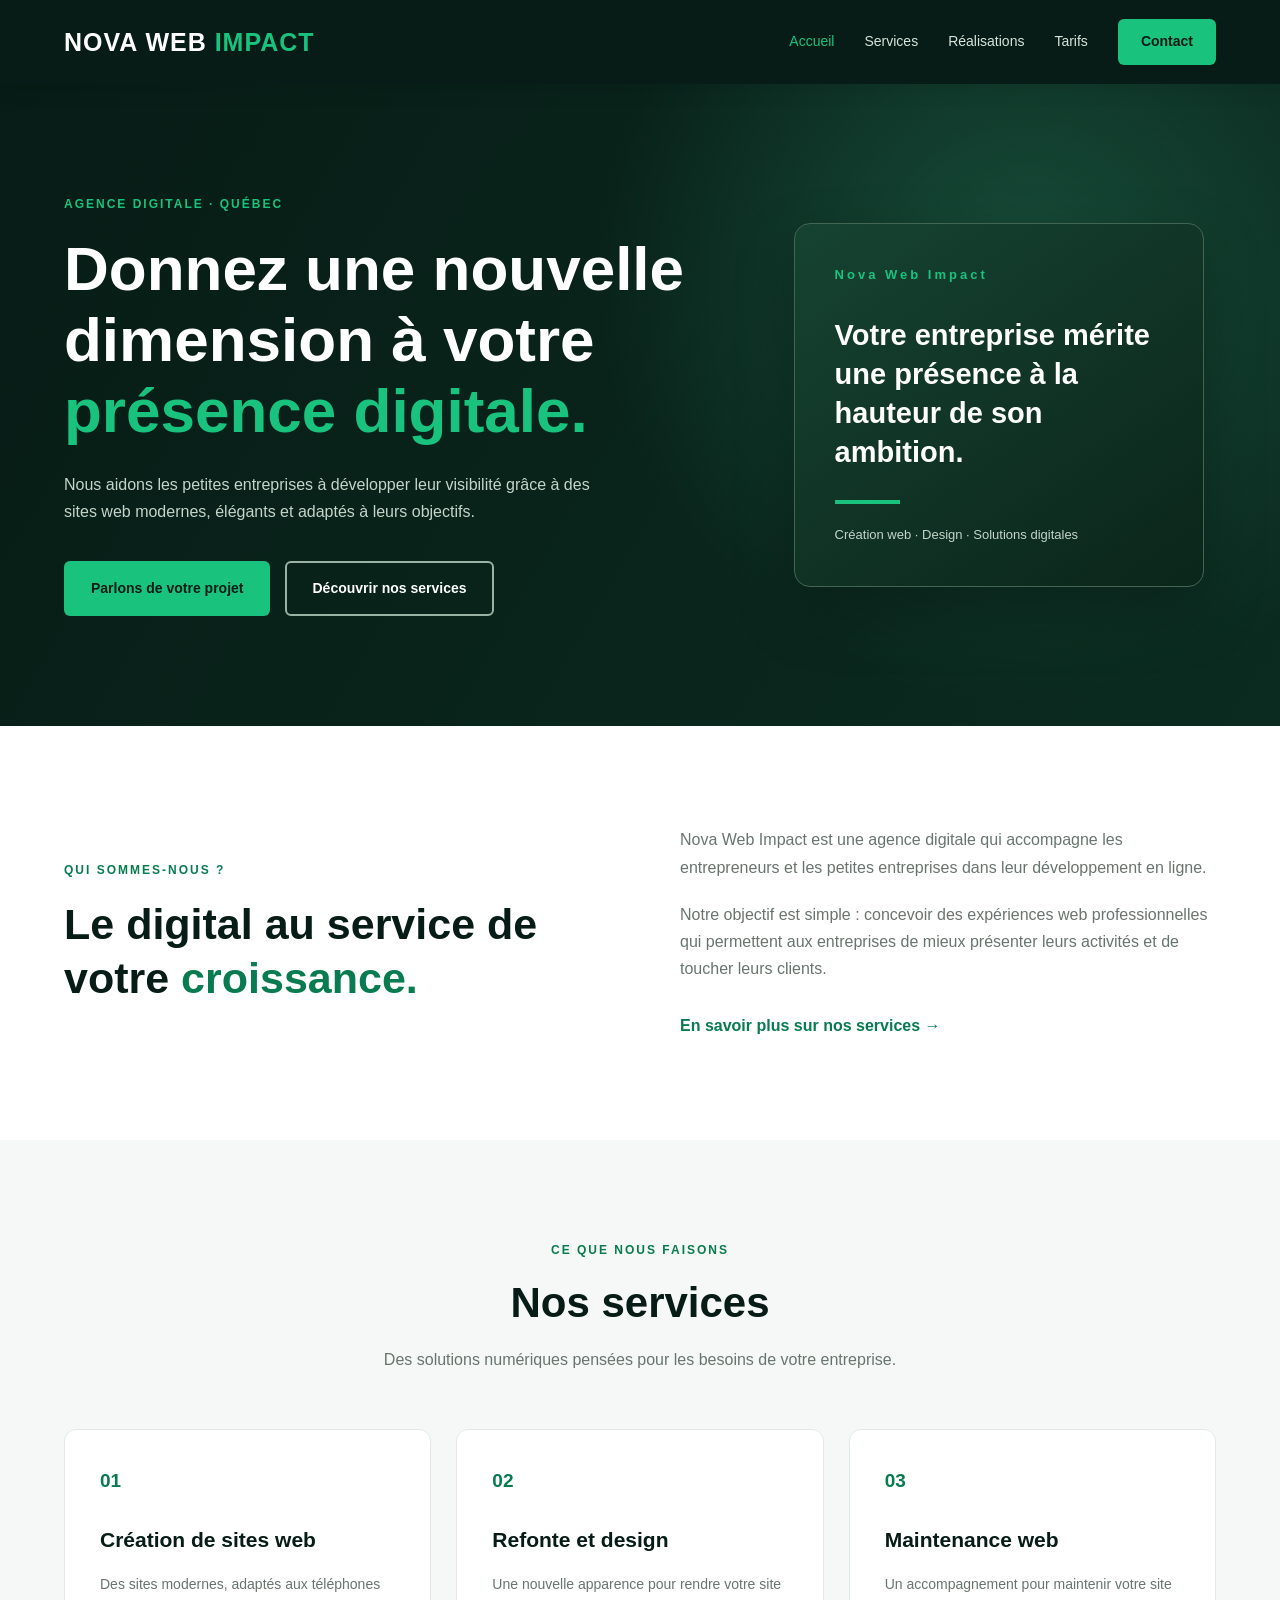
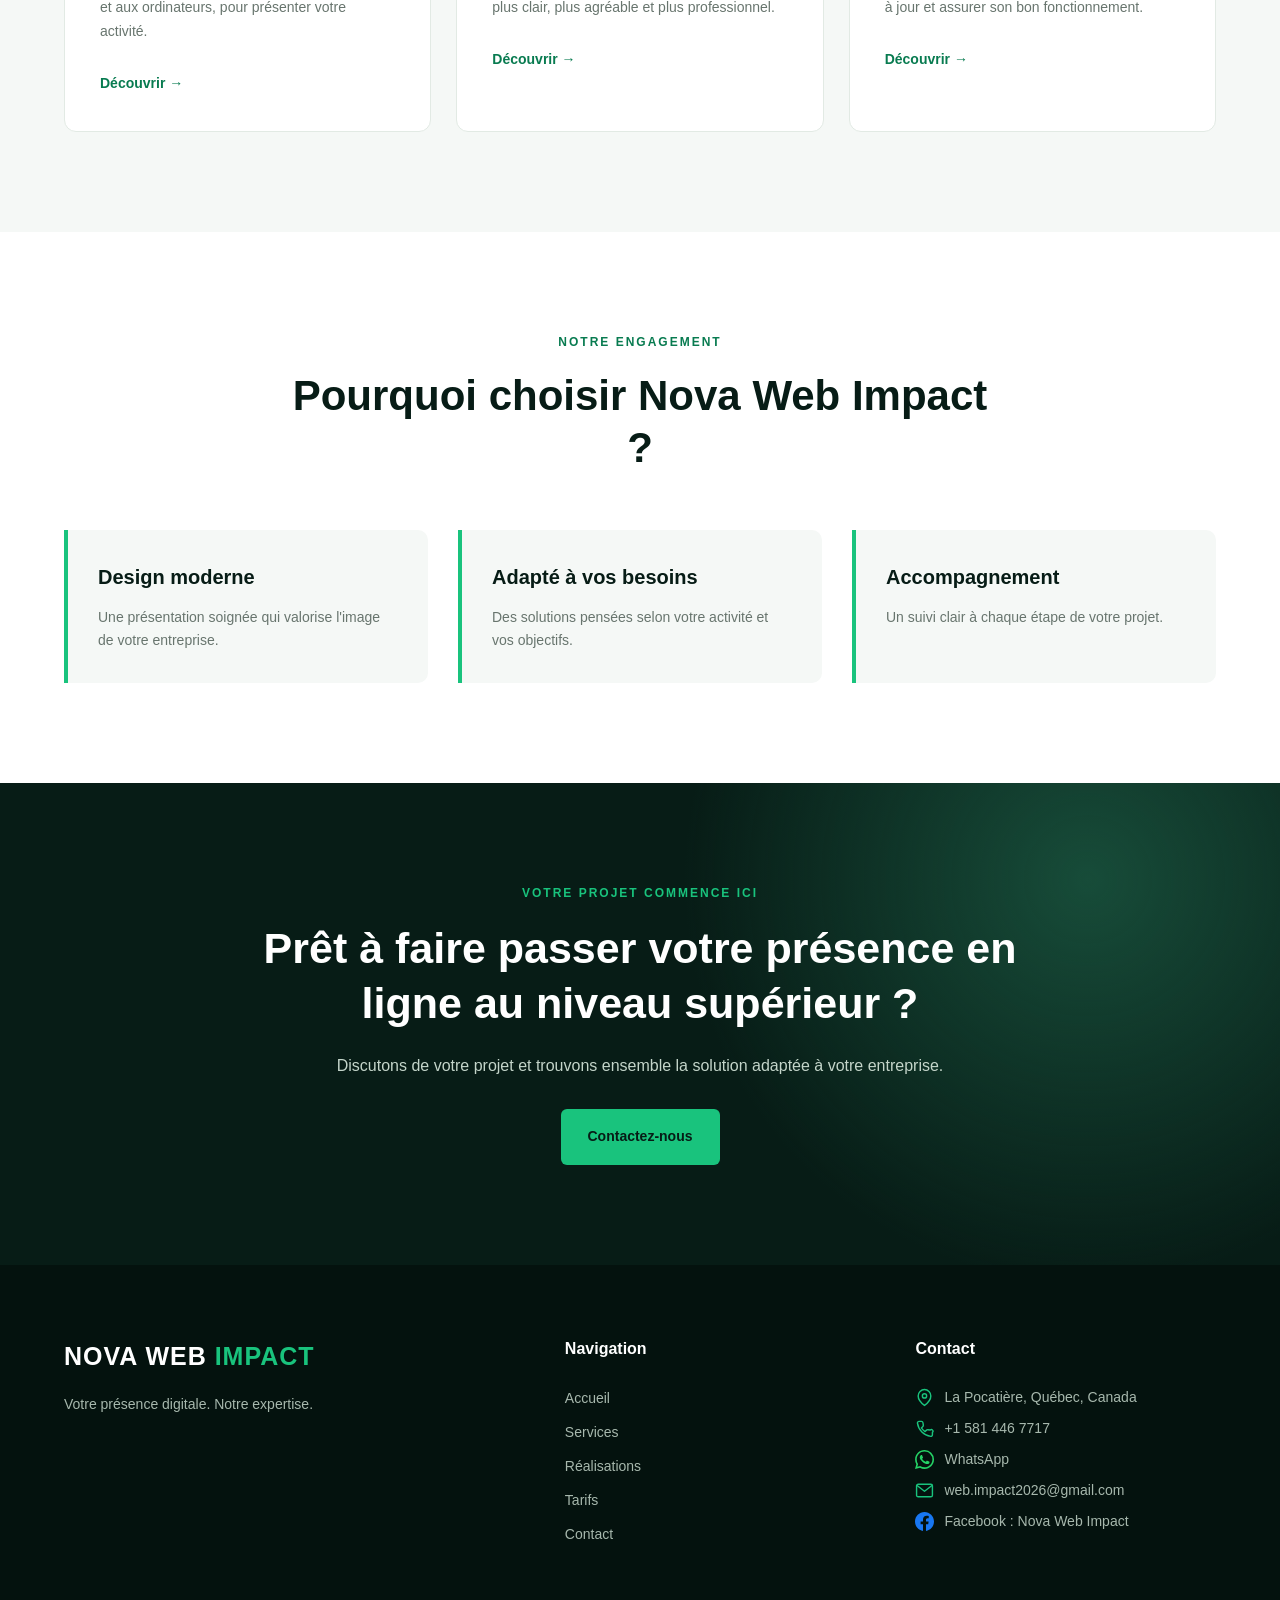
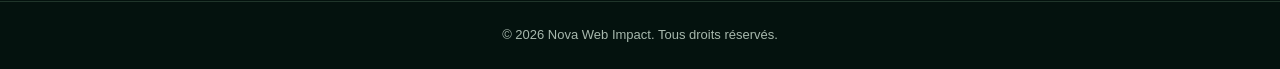
<file: index.html>
<!DOCTYPE html>
<html lang="fr">
<head>
    <meta charset="UTF-8">
    <meta name="viewport" content="width=device-width, initial-scale=1.0">

    <meta name="description" content="Nova Web Impact accompagne les petites entreprises dans la création de sites web modernes, professionnels et adaptés à leurs besoins.">

    <title>Nova Web Impact | Votre présence digitale. Notre expertise.</title>

   <meta name="google-site-verification" content="JXnawx5Rl2mEPsMqNbDXTw04VcEcnHCsRSanU7tT710" />

    <link rel="stylesheet" href="style.css">
    <script src="script.js" defer></script>
</head>

<body>

    <!-- EN-TÊTE -->
    <header class="header">
        <div class="container navbar">

            <a href="index.html" class="logo">
                NOVA WEB <span>IMPACT</span>
            </a>

            <button class="menu-toggle" id="menu-toggle"
                    aria-label="Ouvrir le menu"
                    aria-expanded="false">
                ☰
            </button>

            <nav class="nav-menu" id="nav-menu">
                <a href="index.html" class="active">Accueil</a>
                <a href="services.html">Services</a>
                <a href="realisations.html">Réalisations</a>
                <a href="tarifs.html">Tarifs</a>
                <a href="contact.html" class="nav-contact">Contact</a>
            </nav>

        </div>
    </header>


    <!-- SECTION PRINCIPALE -->
    <main>

        <section class="hero">
            <div class="container hero-content">

                <div class="hero-text">
                    <p class="hero-subtitle">
                        AGENCE DIGITALE · QUÉBEC
                    </p>

                    <h1>
                        Donnez une nouvelle dimension à votre
                        <span>présence digitale.</span>
                    </h1>

                    <p class="hero-description">
                        Nous aidons les petites entreprises à développer
                        leur visibilité grâce à des sites web modernes,
                        élégants et adaptés à leurs objectifs.
                    </p>

                    <div class="hero-buttons">
                        <a href="contact.html" class="btn btn-primary">
                            Parlons de votre projet
                        </a>

                        <a href="services.html" class="btn btn-secondary">
                            Découvrir nos services
                        </a>
                    </div>
                </div>

                <div class="hero-visual">
                    <div class="visual-card">
                        <span class="visual-label">Nova Web Impact</span>
                        <h2>Votre entreprise mérite une présence à la hauteur de son ambition.</h2>
                        <div class="visual-line"></div>
                        <p>Création web · Design · Solutions digitales</p>
                    </div>
                </div>

            </div>
        </section>


        <!-- PRÉSENTATION -->
        <section class="about section-padding">
            <div class="container about-content">

                <div>
                    <p class="section-subtitle">QUI SOMMES-NOUS ?</p>

                    <h2>
                        Le digital au service de votre
                        <span>croissance.</span>
                    </h2>
                </div>

                <div class="about-text">
                    <p>
                        Nova Web Impact est une agence digitale qui accompagne
                        les entrepreneurs et les petites entreprises dans
                        leur développement en ligne.
                    </p>

                    <p>
                        Notre objectif est simple : concevoir des expériences
                        web professionnelles qui permettent aux entreprises
                        de mieux présenter leurs activités et de toucher
                        leurs clients.
                    </p>

                    <a href="services.html" class="text-link">
                        En savoir plus sur nos services →
                    </a>
                </div>

            </div>
        </section>


        <!-- SERVICES -->
        <section class="services section-padding">
            <div class="container">

                <div class="section-heading">
                    <p class="section-subtitle">CE QUE NOUS FAISONS</p>
                    <h2>Nos services</h2>
                    <p>
                        Des solutions numériques pensées pour les besoins
                        de votre entreprise.
                    </p>
                </div>

                <div class="service-grid">

                    <article class="service-card">
                        <div class="service-number">01</div>
                        <h3>Création de sites web</h3>
                        <p>
                            Des sites modernes, adaptés aux téléphones
                            et aux ordinateurs, pour présenter votre activité.
                        </p>
                        <a href="services.html">Découvrir →</a>
                    </article>

                    <article class="service-card">
                        <div class="service-number">02</div>
                        <h3>Refonte et design</h3>
                        <p>
                            Une nouvelle apparence pour rendre votre site
                            plus clair, plus agréable et plus professionnel.
                        </p>
                        <a href="services.html">Découvrir →</a>
                    </article>

                    <article class="service-card">
                        <div class="service-number">03</div>
                        <h3>Maintenance web</h3>
                        <p>
                            Un accompagnement pour maintenir votre site
                            à jour et assurer son bon fonctionnement.
                        </p>
                        <a href="services.html">Découvrir →</a>
                    </article>

                </div>

            </div>
        </section>


        <!-- POURQUOI NOUS CHOISIR -->
        <section class="why-us section-padding">
            <div class="container">

                <div class="section-heading">
                    <p class="section-subtitle">NOTRE ENGAGEMENT</p>
                    <h2>Pourquoi choisir Nova Web Impact ?</h2>
                </div>

                <div class="advantages-grid">

                    <div class="advantage">
                        <h3>Design moderne</h3>
                        <p>
                            Une présentation soignée qui valorise
                            l'image de votre entreprise.
                        </p>
                    </div>

                    <div class="advantage">
                        <h3>Adapté à vos besoins</h3>
                        <p>
                            Des solutions pensées selon votre activité
                            et vos objectifs.
                        </p>
                    </div>

                    <div class="advantage">
                        <h3>Accompagnement</h3>
                        <p>
                            Un suivi clair à chaque étape de votre projet.
                        </p>
                    </div>

                </div>

            </div>
        </section>


        <!-- APPEL À L'ACTION -->
        <section class="cta section-padding">
            <div class="container cta-content">

                <p class="section-subtitle">VOTRE PROJET COMMENCE ICI</p>

                <h2>
                    Prêt à faire passer votre présence en ligne
                    au niveau supérieur ?
                </h2>

                <p>
                    Discutons de votre projet et trouvons ensemble
                    la solution adaptée à votre entreprise.
                </p>

                <a href="contact.html" class="btn btn-primary">
                    Contactez-nous
                </a>

            </div>
        </section>

    </main>


    <!-- PIED DE PAGE -->
    <footer class="footer">
        <div class="container footer-content">

            <div class="footer-brand">
                <a href="index.html" class="logo">
                    NOVA WEB <span>IMPACT</span>
                </a>

                <p>
                    Votre présence digitale. Notre expertise.
                </p>
            </div>

            <div class="footer-links">
                <h3>Navigation</h3>
                <a href="index.html">Accueil</a>
                <a href="services.html">Services</a>
                <a href="realisations.html">Réalisations</a>
                <a href="tarifs.html">Tarifs</a>
                <a href="contact.html">Contact</a>
            </div>

            <div class="footer-contact">
                <h3>Contact</h3>
                <p class="footer-location"><img src="images/map-pin.svg" alt="" aria-hidden="true" width="19" height="19"> La Pocatière, Québec, Canada</p>
                <a href="tel:+15814467717"><img src="images/phone.svg" alt="" aria-hidden="true" width="19" height="19"> +1 581 446 7717</a>
                <a href="https://wa.me/15814467717" target="_blank" rel="noopener noreferrer"><img src="images/whatsapp.svg" alt="" aria-hidden="true" width="19" height="19"> WhatsApp</a>
                <a href="mailto:web.impact2026@gmail.com"><img src="images/mail.svg" alt="" aria-hidden="true" width="19" height="19"> web.impact2026@gmail.com</a>
                <a href="https://www.facebook.com/share/1A4qJ84CLX/?mibextid=wwXIfr" target="_blank" rel="noopener noreferrer"><img src="images/facebook.svg" alt="" aria-hidden="true" width="19" height="19"> Facebook : Nova Web Impact</a>
            </div>

        </div>

        <div class="footer-bottom">
            <p>
                © <span id="current-year">2026</span> Nova Web Impact.
                Tous droits réservés.
            </p>
        </div>
    </footer>

</body>
</html>
</file>
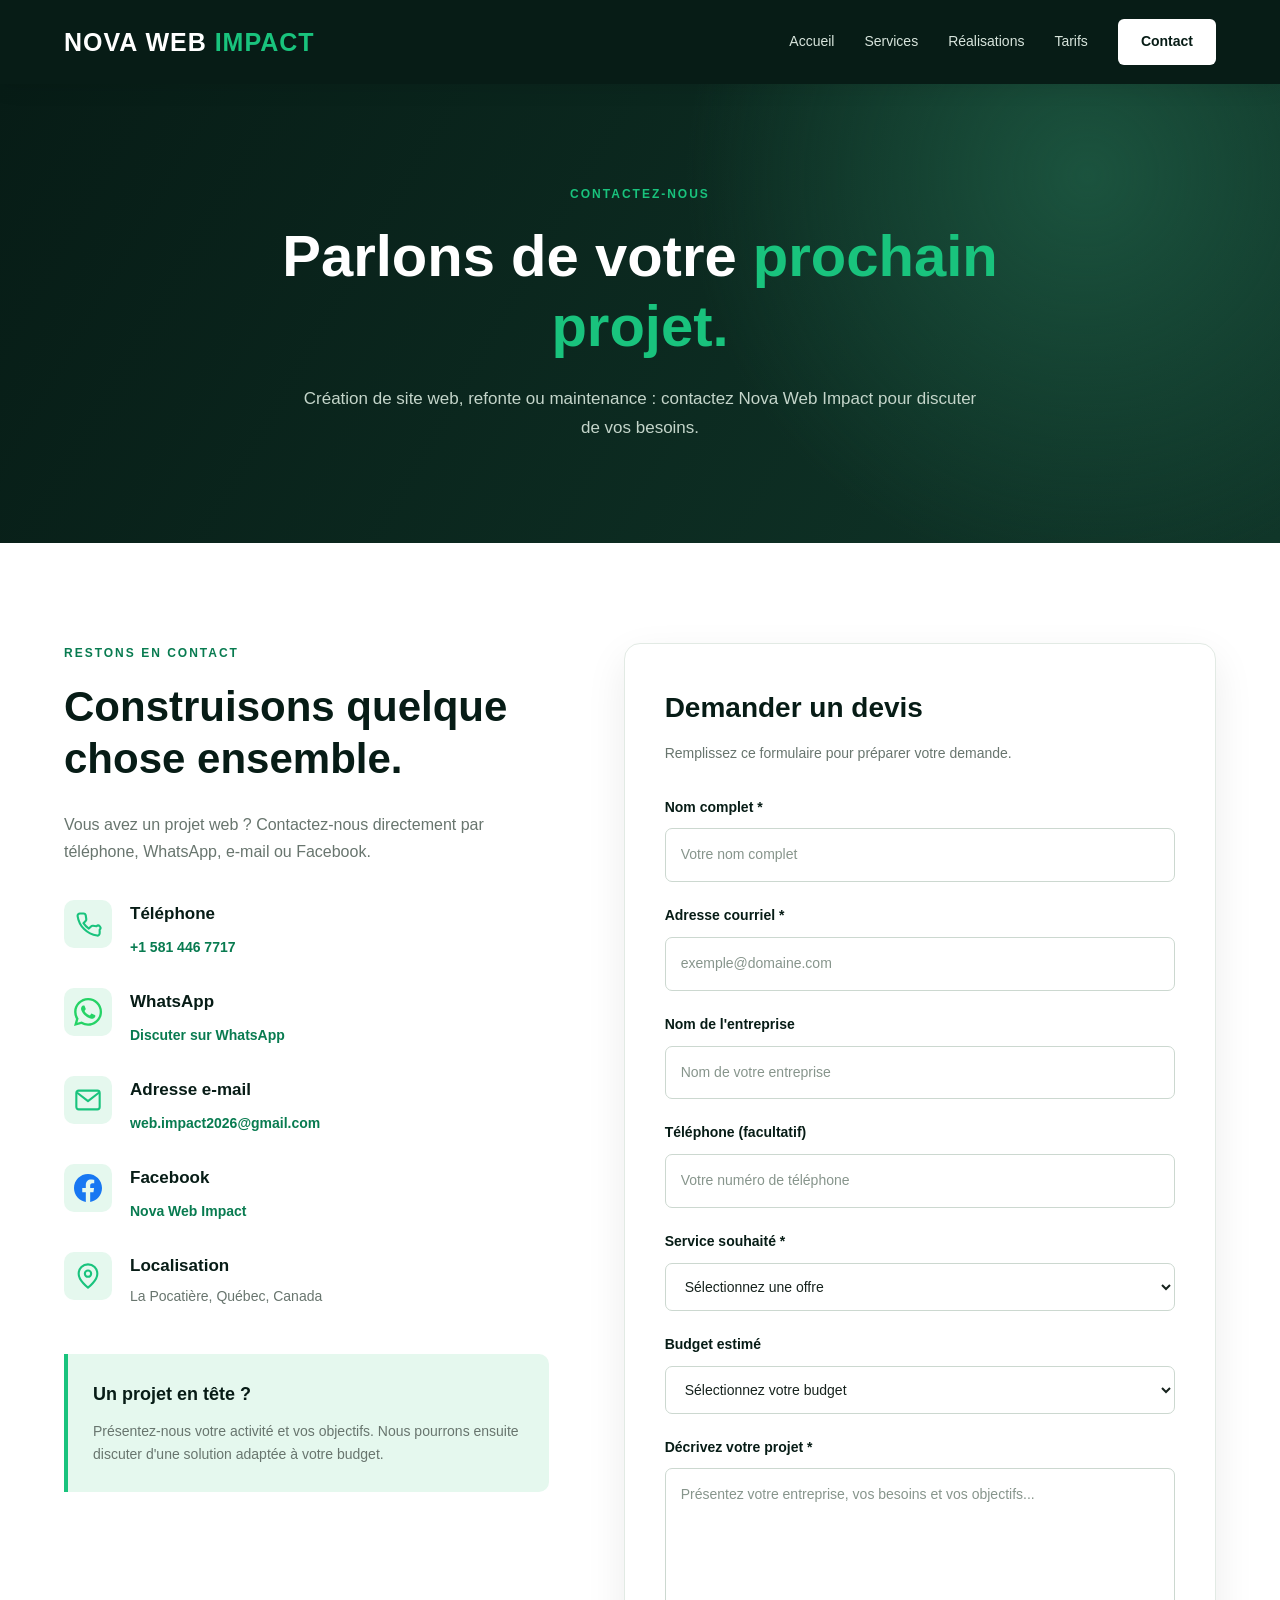
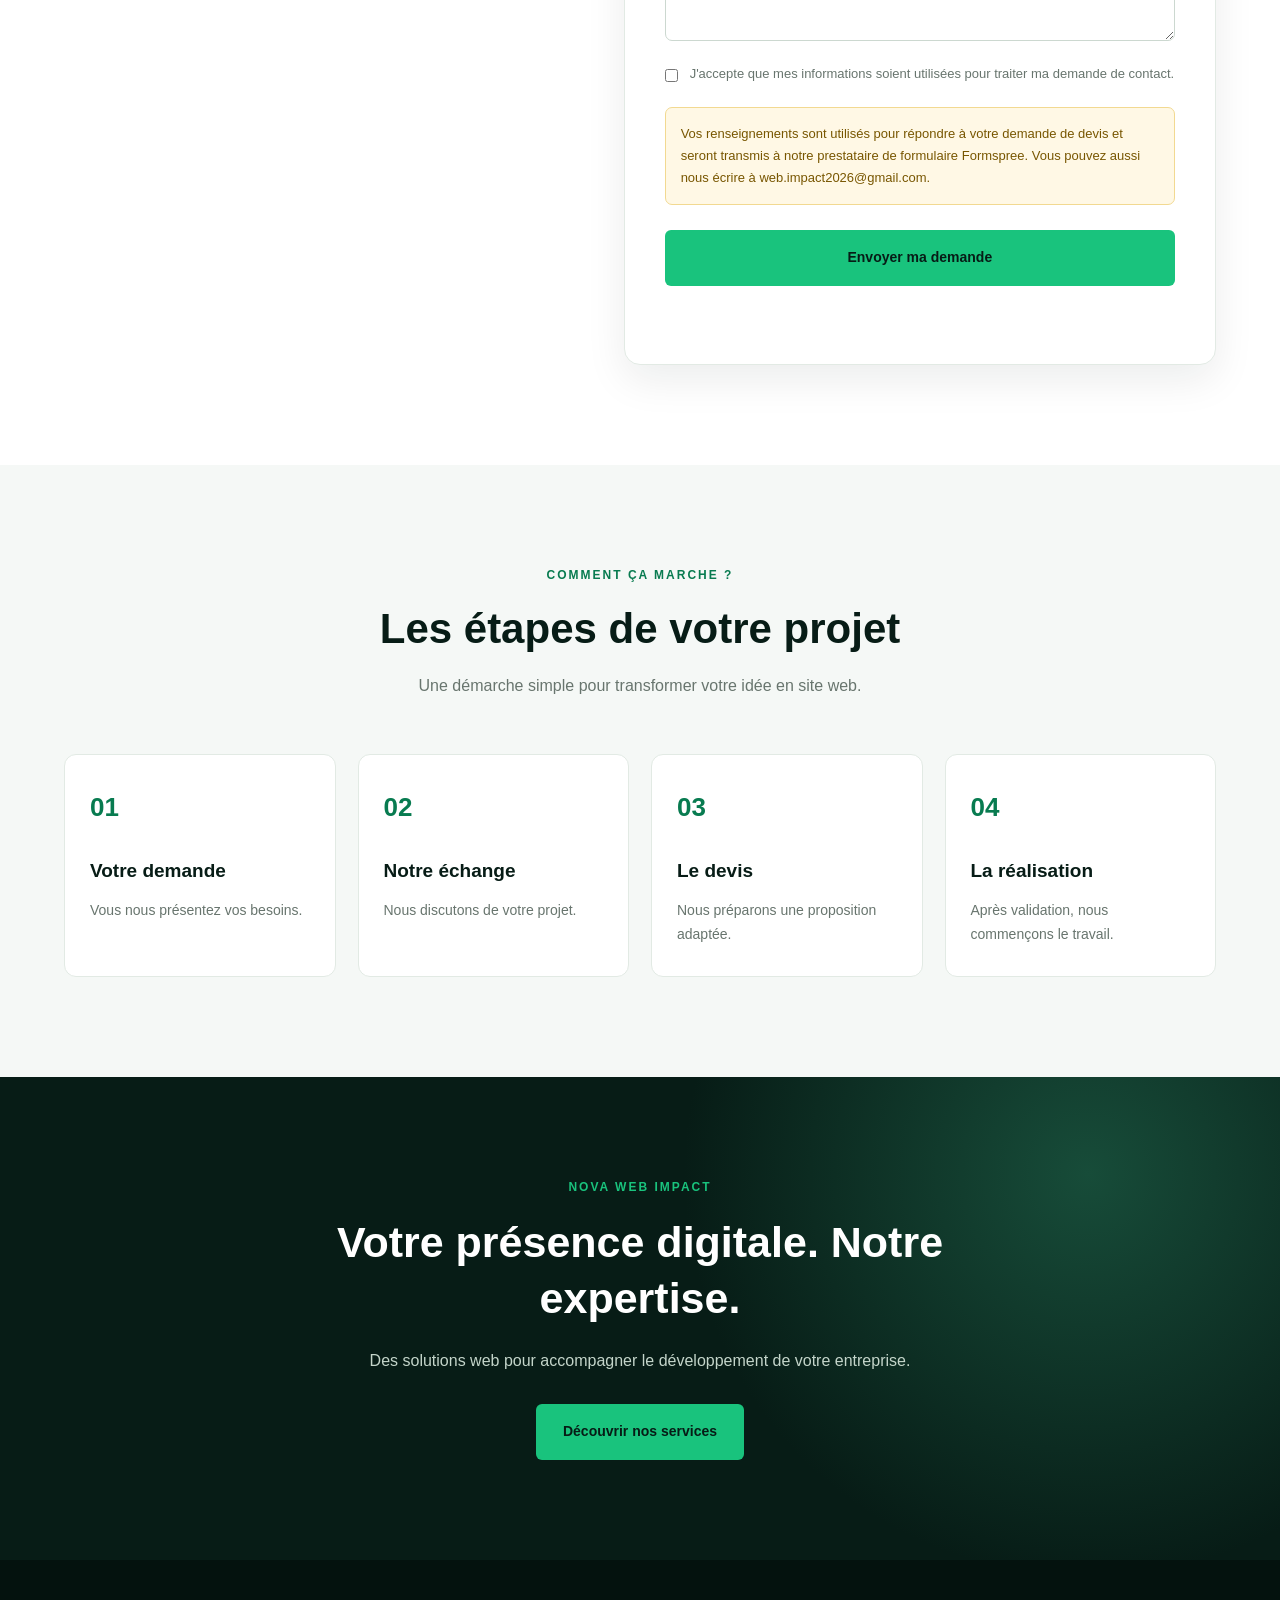
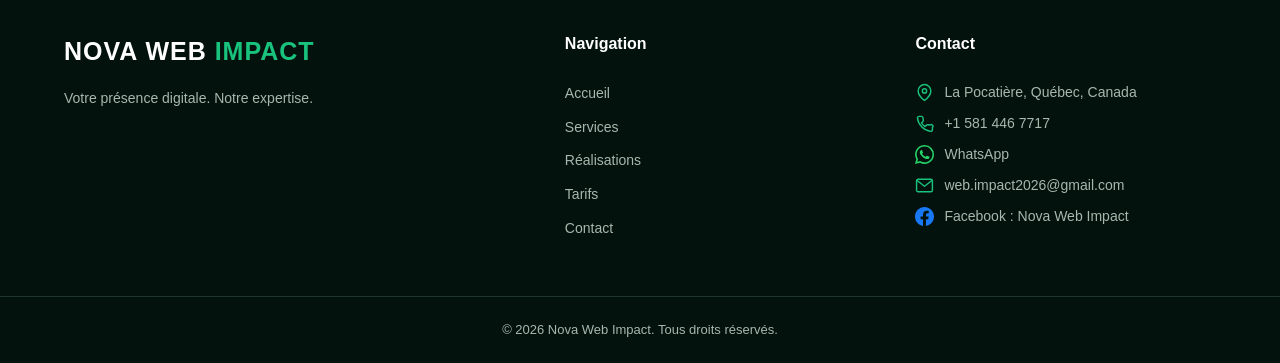
<file: contact.html>
<!DOCTYPE html>
<html lang="fr">

<head>
    <meta charset="UTF-8">
    <meta name="viewport"
          content="width=device-width, initial-scale=1.0">

    <meta name="description"
          content="Contactez Nova Web Impact au Québec pour la création, la refonte et la maintenance de votre site web.">

    <title>Contact | Nova Web Impact</title>

    <link rel="stylesheet" href="style.css">
    <script src="script.js" defer></script>
</head>

<body>

    <!-- NAVIGATION -->
    <header class="header">
        <div class="container navbar">

            <a href="index.html" class="logo">
                NOVA WEB <span>IMPACT</span>
            </a>

            <button
                class="menu-toggle"
                id="menu-toggle"
                type="button"
                aria-label="Ouvrir le menu"
                aria-controls="nav-menu"
                aria-expanded="false">
                ☰
            </button>

            <nav
                class="nav-menu"
                id="nav-menu"
                aria-label="Navigation principale">

                <a href="index.html">Accueil</a>
                <a href="services.html">Services</a>
                <a href="realisations.html">Réalisations</a>
                <a href="tarifs.html">Tarifs</a>

                <a href="contact.html"
                   class="nav-contact active"
                   aria-current="page">
                    Contact
                </a>

            </nav>
        </div>
    </header>

    <main>

        <!-- BANNIÈRE -->
        <section class="page-hero">
            <div class="container">

                <p class="section-subtitle">
                    CONTACTEZ-NOUS
                </p>

                <h1>
                    Parlons de votre
                    <span>prochain projet.</span>
                </h1>

                <p>
                    Création de site web, refonte ou
                    maintenance : contactez Nova Web Impact
                    pour discuter de vos besoins.
                </p>

            </div>
        </section>

        <!-- SECTION CONTACT -->
        <section class="contact-section section-padding">

            <div class="container contact-grid">

                <!-- COORDONNÉES -->
                <div class="contact-info">

                    <p class="section-subtitle">
                        RESTONS EN CONTACT
                    </p>

                    <h2>
                        Construisons quelque chose
                        ensemble.
                    </h2>

                    <p class="contact-description">
                        Vous avez un projet web ?
                        Contactez-nous directement
                        par téléphone, WhatsApp,
                        e-mail ou Facebook.
                    </p>

                    <div class="contact-info-list">

                        <!-- TÉLÉPHONE -->
                        <div class="contact-info-item">

                            <div class="contact-icon">
                                <img src="images/phone.svg" alt="" aria-hidden="true" width="28" height="28">
                            </div>

                            <div>
                                <h3>Téléphone</h3>

                                <a href="tel:+15814467717">
                                    +1 581 446 7717
                                </a>
                            </div>

                        </div>

                        <!-- WHATSAPP -->
                        <div class="contact-info-item">

                            <div class="contact-icon">
                                <img src="images/whatsapp.svg" alt="" aria-hidden="true" width="28" height="28">
                            </div>

                            <div>
                                <h3>WhatsApp</h3>

                                <a
                                    href="https://wa.me/15814467717"
                                    target="_blank"
                                    rel="noopener noreferrer">
                                    Discuter sur WhatsApp
                                </a>
                            </div>

                        </div>

                        <!-- E-MAIL -->
                        <div class="contact-info-item">

                            <div class="contact-icon">
                                <img src="images/mail.svg" alt="" aria-hidden="true" width="28" height="28">
                            </div>

                            <div>
                                <h3>Adresse e-mail</h3>

                                <a href="mailto:web.impact2026@gmail.com">
                                    web.impact2026@gmail.com
                                </a>
                            </div>

                        </div>

                        <!-- FACEBOOK -->
                        <div class="contact-info-item">

                            <div class="contact-icon">
                                <img src="images/facebook.svg" alt="" aria-hidden="true" width="28" height="28">
                            </div>

                            <div>
                                <h3>Facebook</h3>

                                <a
                                    href="https://www.facebook.com/share/1A4qJ84CLX/?mibextid=wwXIfr"
                                    target="_blank"
                                    rel="noopener noreferrer">
                                    Nova Web Impact
                                </a>
                            </div>

                        </div>

                        <!-- LOCALISATION -->
                        <div class="contact-info-item">

                            <div class="contact-icon">
                                <img src="images/map-pin.svg" alt="" aria-hidden="true" width="28" height="28">
                            </div>

                            <div>
                                <h3>Localisation</h3>
                                <p>La Pocatière, Québec, Canada</p>
                            </div>

                        </div>

                    </div>

                    <!-- ENCADRÉ -->
                    <div class="contact-note">

                        <h3>Un projet en tête ?</h3>

                        <p>
                            Présentez-nous votre activité
                            et vos objectifs. Nous pourrons
                            ensuite discuter d'une solution
                            adaptée à votre budget.
                        </p>

                    </div>

                </div>

                <!-- FORMULAIRE -->
                <div class="contact-form-wrapper">

                    <div class="form-heading">

                        <h2>Demander un devis</h2>

                        <p>
                            Remplissez ce formulaire
                            pour préparer votre demande.
                        </p>

                    </div>

                    <!-- Formulaire Nova Web Impact connecté à Formspree. -->
                    <form id="contact-form"
                          action="https://formspree.io/f/xqppvaqb"
                          method="POST">

                        <input type="hidden" name="_subject"
                               value="Nova Web Impact - Nouvelle demande de devis">

                        <!-- NOM -->
                        <div class="form-group">

                            <label for="fullname">
                                Nom complet *
                            </label>

                            <input
                                type="text"
                                id="fullname"
                                name="fullname"
                                placeholder="Votre nom complet"
                                autocomplete="name"
                                maxlength="100"
                                required>

                        </div>

                        <!-- EMAIL -->
                        <div class="form-group">

                            <label for="email">
                                Adresse courriel *
                            </label>

                            <input
                                type="email"
                                id="email"
                                name="email"
                                placeholder="exemple@domaine.com"
                                autocomplete="email"
                                maxlength="254"
                                required>

                        </div>

                        <!-- ENTREPRISE -->
                        <div class="form-group">

                            <label for="company">
                                Nom de l'entreprise
                            </label>

                            <input
                                type="text"
                                id="company"
                                name="company"
                                placeholder="Nom de votre entreprise"
                                autocomplete="organization"
                                maxlength="120">

                        </div>

                        <!-- TÉLÉPHONE CLIENT -->
                        <div class="form-group">

                            <label for="phone">
                                Téléphone (facultatif)
                            </label>

                            <input
                                type="tel"
                                id="phone"
                                name="phone"
                                placeholder="Votre numéro de téléphone"
                                autocomplete="tel"
                                maxlength="30">

                        </div>

                        <!-- SERVICE -->
                        <div class="form-group">

                            <label for="service">
                                Service souhaité *
                            </label>

                            <select
                                id="service"
                                name="service"
                                required>

                                <option value="">
                                    Sélectionnez une offre
                                </option>

                                <option value="start">
                                    WEB START - Site une page
                                </option>

                                <option value="pro">
                                    WEB PRO - Site multipage
                                </option>

                                <option value="care">
                                    WEB CARE - Maintenance
                                </option>

                                <option value="refonte">
                                    Refonte de site web
                                </option>

                                <option value="autre">
                                    Autre demande
                                </option>

                            </select>

                        </div>

                        <!-- BUDGET -->
                        <div class="form-group">

                            <label for="budget">
                                Budget estimé
                            </label>

                            <select id="budget" name="budget">

                                <option value="">
                                    Sélectionnez votre budget
                                </option>

                                <option value="moins-300">
                                    Moins de 300 $ CAD
                                </option>

                                <option value="300-500">
                                    300 $ à 500 $ CAD
                                </option>

                                <option value="500-1000">
                                    500 $ à 1 000 $ CAD
                                </option>

                                <option value="plus-1000">
                                    Plus de 1 000 $ CAD
                                </option>

                                <option value="indetermine">
                                    Budget à déterminer
                                </option>

                            </select>

                        </div>

                        <!-- MESSAGE -->
                        <div class="form-group">

                            <label for="message">
                                Décrivez votre projet *
                            </label>

                            <textarea
                                id="message"
                                name="message"
                                rows="6"
                                minlength="10"
                                maxlength="3000"
                                placeholder="Présentez votre entreprise, vos besoins et vos objectifs..."
                                required></textarea>

                        </div>

                        <!-- CONSENTEMENT -->
                        <div class="form-checkbox">

                            <input
                                type="checkbox"
                                id="consent"
                                name="consent"
                                required>

                            <label for="consent">
                                J'accepte que mes informations
                                soient utilisées pour traiter
                                ma demande de contact.
                            </label>

                        </div>

                        <!-- INFORMATION SUR LE TRAITEMENT -->
                        <p class="form-notice">
                            Vos renseignements sont utilisés pour répondre
                            à votre demande de devis et seront transmis
                            à notre prestataire de formulaire Formspree.
                            Vous pouvez aussi nous écrire à
                            <a href="mailto:web.impact2026@gmail.com">web.impact2026@gmail.com</a>.
                        </p>

                        <!-- BOUTON -->
                        <button
                            type="submit"
                            class="btn btn-primary form-submit">
                            Envoyer ma demande
                        </button>

                        <!-- STATUT -->
                        <p
                            id="form-status"
                            class="form-status"
                            role="status"
                            aria-live="polite"></p>

                    </form>

                </div>

            </div>
        </section>

        <!-- PROCESSUS -->
        <section class="contact-process section-padding">

            <div class="container">

                <div class="section-heading">

                    <p class="section-subtitle">
                        COMMENT ÇA MARCHE ?
                    </p>

                    <h2>
                        Les étapes de votre projet
                    </h2>

                    <p>
                        Une démarche simple pour
                        transformer votre idée en site web.
                    </p>

                </div>

                <div class="process-grid">

                    <article class="process-card">
                        <span>01</span>
                        <h3>Votre demande</h3>
                        <p>
                            Vous nous présentez
                            vos besoins.
                        </p>
                    </article>

                    <article class="process-card">
                        <span>02</span>
                        <h3>Notre échange</h3>
                        <p>
                            Nous discutons de
                            votre projet.
                        </p>
                    </article>

                    <article class="process-card">
                        <span>03</span>
                        <h3>Le devis</h3>
                        <p>
                            Nous préparons une
                            proposition adaptée.
                        </p>
                    </article>

                    <article class="process-card">
                        <span>04</span>
                        <h3>La réalisation</h3>
                        <p>
                            Après validation,
                            nous commençons le travail.
                        </p>
                    </article>

                </div>

            </div>

        </section>

        <!-- APPEL À L'ACTION -->
        <section class="cta section-padding">

            <div class="container cta-content">

                <p class="section-subtitle">
                    Nova Web Impact
                </p>

                <h2>
                    Votre présence digitale.
                    Notre expertise.
                </h2>

                <p>
                    Des solutions web pour accompagner
                    le développement de votre entreprise.
                </p>

                <a href="services.html"
                   class="btn btn-primary">
                    Découvrir nos services
                </a>

            </div>

        </section>

    </main>

    <!-- FOOTER -->
    <footer class="footer">

        <div class="container footer-content">

            <div class="footer-brand">

                <a href="index.html" class="logo">
                    NOVA WEB <span>IMPACT</span>
                </a>

                <p>
                    Votre présence digitale.
                    Notre expertise.
                </p>

            </div>

            <div class="footer-links">

                <h3>Navigation</h3>

                <a href="index.html">Accueil</a>
                <a href="services.html">Services</a>
                <a href="realisations.html">Réalisations</a>
                <a href="tarifs.html">Tarifs</a>
                <a href="contact.html">Contact</a>

            </div>

            <div class="footer-contact">
                <h3>Contact</h3>
                <p class="footer-location"><img src="images/map-pin.svg" alt="" aria-hidden="true" width="19" height="19"> La Pocatière, Québec, Canada</p>
                <a href="tel:+15814467717"><img src="images/phone.svg" alt="" aria-hidden="true" width="19" height="19"> +1 581 446 7717</a>
                <a href="https://wa.me/15814467717" target="_blank" rel="noopener noreferrer"><img src="images/whatsapp.svg" alt="" aria-hidden="true" width="19" height="19"> WhatsApp</a>
                <a href="mailto:web.impact2026@gmail.com"><img src="images/mail.svg" alt="" aria-hidden="true" width="19" height="19"> web.impact2026@gmail.com</a>
                <a href="https://www.facebook.com/share/1A4qJ84CLX/?mibextid=wwXIfr" target="_blank" rel="noopener noreferrer"><img src="images/facebook.svg" alt="" aria-hidden="true" width="19" height="19"> Facebook : Nova Web Impact</a>
            </div>

        </div>

        <div class="footer-bottom">

            <p>
                © <span id="current-year">2026</span>
                Nova Web Impact. Tous droits réservés.
            </p>

        </div>

    </footer>

</body>
</html>
</file>
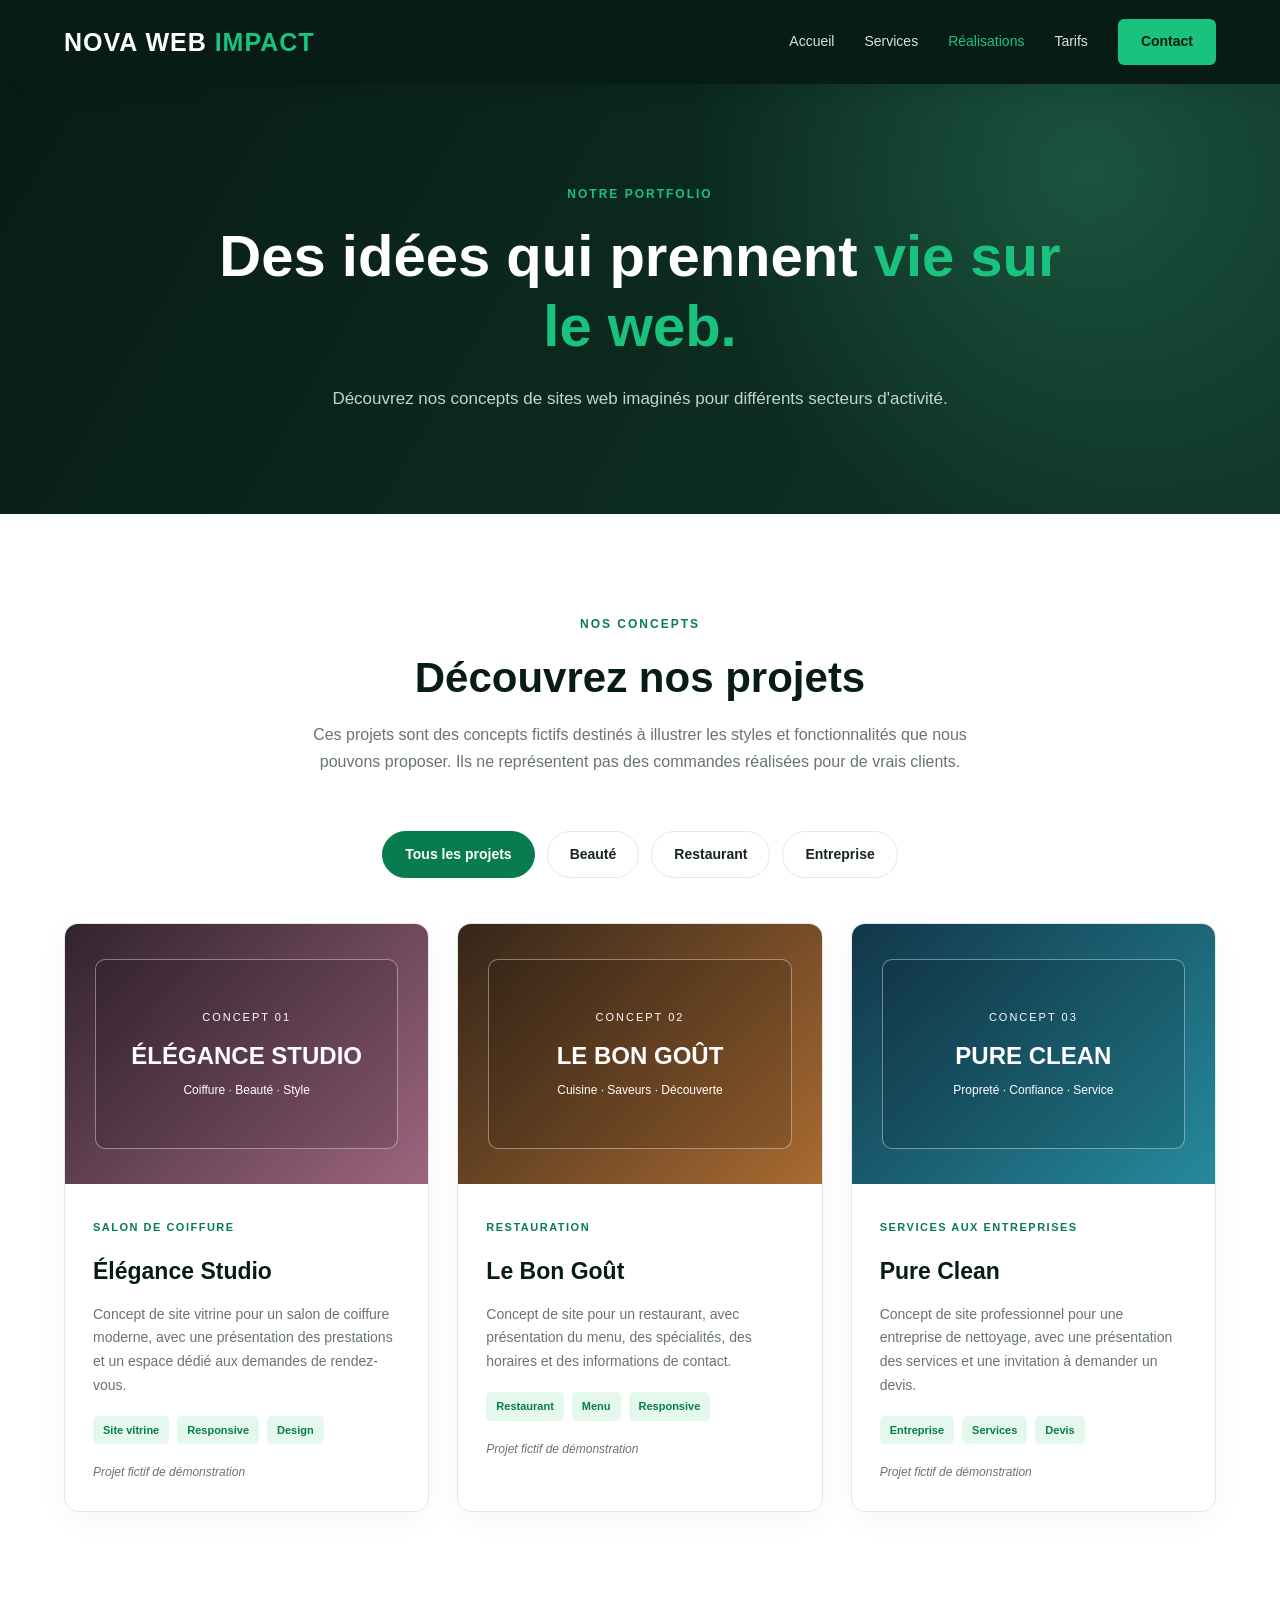
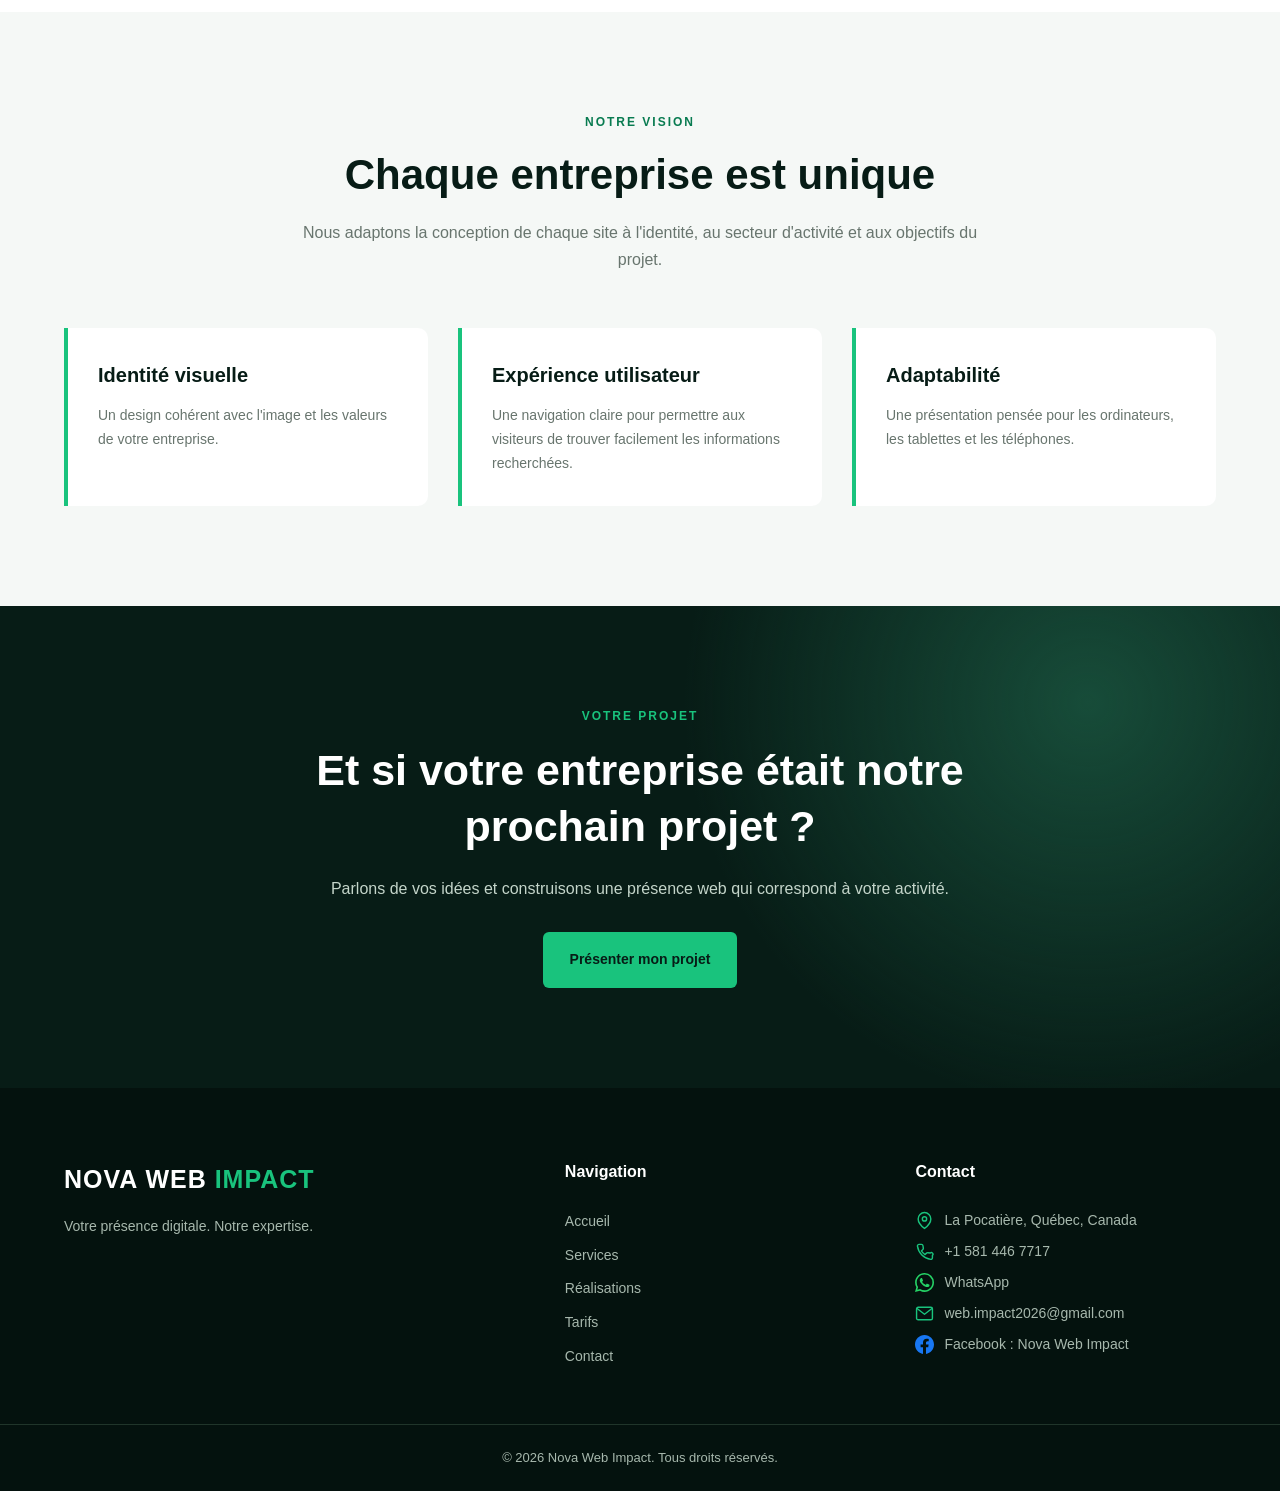
<file: realisations.html>
<!DOCTYPE html>
<html lang="fr">
<head>
    <meta charset="UTF-8">
    <meta name="viewport" content="width=device-width, initial-scale=1.0">

    <meta name="description" content="Découvrez les projets de démonstration et les concepts de sites web de Nova Web Impact.">

    <title>Nos réalisations | Nova Web Impact</title>

    <link rel="stylesheet" href="style.css">
    <script src="script.js" defer></script>
</head>

<body>

    <!-- EN-TÊTE -->
    <header class="header">
        <div class="container navbar">

            <a href="index.html" class="logo">
                NOVA WEB <span>IMPACT</span>
            </a>

            <button class="menu-toggle" id="menu-toggle"
                    type="button"
                    aria-label="Ouvrir le menu"
                    aria-controls="nav-menu"
                    aria-expanded="false">
                ☰
            </button>

            <nav class="nav-menu" id="nav-menu"
                 aria-label="Navigation principale">

                <a href="index.html">Accueil</a>
                <a href="services.html">Services</a>
                <a href="realisations.html" class="active"
                   aria-current="page">Réalisations</a>
                <a href="tarifs.html">Tarifs</a>
                <a href="contact.html" class="nav-contact">
                    Contact
                </a>

            </nav>
        </div>
    </header>

    <main>

        <!-- INTRODUCTION -->
        <section class="page-hero">
            <div class="container">

                <p class="section-subtitle">
                    NOTRE PORTFOLIO
                </p>

                <h1>
                    Des idées qui prennent
                    <span>vie sur le web.</span>
                </h1>

                <p>
                    Découvrez nos concepts de sites web
                    imaginés pour différents secteurs
                    d'activité.
                </p>

            </div>
        </section>

        <!-- PRÉSENTATION DU PORTFOLIO -->
        <section class="portfolio-intro section-padding">
            <div class="container">

                <div class="section-heading">
                    <p class="section-subtitle">
                        NOS CONCEPTS
                    </p>

                    <h2>Découvrez nos projets</h2>

                    <p>
                        Ces projets sont des concepts fictifs
                        destinés à illustrer les styles et
                        fonctionnalités que nous pouvons proposer.
                        Ils ne représentent pas des commandes
                        réalisées pour de vrais clients.
                    </p>
                </div>

                <!-- FILTRES -->
                <div class="portfolio-filters"
                     aria-label="Filtrer les projets">

                    <button type="button"
                            class="filter-btn active"
                            data-filter="all"
                            aria-pressed="true">
                        Tous les projets
                    </button>

                    <button type="button"
                            class="filter-btn"
                            data-filter="beaute"
                            aria-pressed="false">
                        Beauté
                    </button>

                    <button type="button"
                            class="filter-btn"
                            data-filter="restaurant"
                            aria-pressed="false">
                        Restaurant
                    </button>

                    <button type="button"
                            class="filter-btn"
                            data-filter="entreprise"
                            aria-pressed="false">
                        Entreprise
                    </button>

                </div>

                <!-- GRILLE DES PROJETS -->
                <div class="portfolio-grid">

                    <!-- PROJET 1 -->
                    <article class="portfolio-card"
                             data-category="beaute">

                        <div class="portfolio-image portfolio-beaute">
                            <div class="portfolio-preview">
                                <span>CONCEPT 01</span>
                                <h3>ÉLÉGANCE STUDIO</h3>
                                <p>Coiffure · Beauté · Style</p>
                            </div>
                        </div>

                        <div class="portfolio-info">

                            <span class="portfolio-category">
                                SALON DE COIFFURE
                            </span>

                            <h3>Élégance Studio</h3>

                            <p>
                                Concept de site vitrine pour un salon
                                de coiffure moderne, avec une présentation
                                des prestations et un espace dédié
                                aux demandes de rendez-vous.
                            </p>

                            <div class="portfolio-tags">
                                <span>Site vitrine</span>
                                <span>Responsive</span>
                                <span>Design</span>
                            </div>

                            <p class="portfolio-status">
                                Projet fictif de démonstration
                            </p>

                        </div>
                    </article>

                    <!-- PROJET 2 -->
                    <article class="portfolio-card"
                             data-category="restaurant">

                        <div class="portfolio-image portfolio-restaurant">
                            <div class="portfolio-preview">
                                <span>CONCEPT 02</span>
                                <h3>LE BON GOÛT</h3>
                                <p>Cuisine · Saveurs · Découverte</p>
                            </div>
                        </div>

                        <div class="portfolio-info">

                            <span class="portfolio-category">
                                RESTAURATION
                            </span>

                            <h3>Le Bon Goût</h3>

                            <p>
                                Concept de site pour un restaurant,
                                avec présentation du menu, des
                                spécialités, des horaires et
                                des informations de contact.
                            </p>

                            <div class="portfolio-tags">
                                <span>Restaurant</span>
                                <span>Menu</span>
                                <span>Responsive</span>
                            </div>

                            <p class="portfolio-status">
                                Projet fictif de démonstration
                            </p>

                        </div>
                    </article>

                    <!-- PROJET 3 -->
                    <article class="portfolio-card"
                             data-category="entreprise">

                        <div class="portfolio-image portfolio-entreprise">
                            <div class="portfolio-preview">
                                <span>CONCEPT 03</span>
                                <h3>PURE CLEAN</h3>
                                <p>Propreté · Confiance · Service</p>
                            </div>
                        </div>

                        <div class="portfolio-info">

                            <span class="portfolio-category">
                                SERVICES AUX ENTREPRISES
                            </span>

                            <h3>Pure Clean</h3>

                            <p>
                                Concept de site professionnel pour
                                une entreprise de nettoyage, avec
                                une présentation des services et
                                une invitation à demander un devis.
                            </p>

                            <div class="portfolio-tags">
                                <span>Entreprise</span>
                                <span>Services</span>
                                <span>Devis</span>
                            </div>

                            <p class="portfolio-status">
                                Projet fictif de démonstration
                            </p>

                        </div>
                    </article>

                </div>

            </div>
        </section>

        <!-- NOTRE APPROCHE -->
        <section class="portfolio-approach section-padding">
            <div class="container">

                <div class="section-heading">
                    <p class="section-subtitle">
                        NOTRE VISION
                    </p>

                    <h2>Chaque entreprise est unique</h2>

                    <p>
                        Nous adaptons la conception de chaque site
                        à l'identité, au secteur d'activité
                        et aux objectifs du projet.
                    </p>
                </div>

                <div class="advantages-grid">

                    <article class="advantage">
                        <h3>Identité visuelle</h3>
                        <p>
                            Un design cohérent avec l'image
                            et les valeurs de votre entreprise.
                        </p>
                    </article>

                    <article class="advantage">
                        <h3>Expérience utilisateur</h3>
                        <p>
                            Une navigation claire pour permettre
                            aux visiteurs de trouver facilement
                            les informations recherchées.
                        </p>
                    </article>

                    <article class="advantage">
                        <h3>Adaptabilité</h3>
                        <p>
                            Une présentation pensée pour les
                            ordinateurs, les tablettes et
                            les téléphones.
                        </p>
                    </article>

                </div>

            </div>
        </section>

        <!-- APPEL À L'ACTION -->
        <section class="cta section-padding">
            <div class="container cta-content">

                <p class="section-subtitle">
                    VOTRE PROJET
                </p>

                <h2>
                    Et si votre entreprise était
                    notre prochain projet ?
                </h2>

                <p>
                    Parlons de vos idées et construisons
                    une présence web qui correspond
                    à votre activité.
                </p>

                <a href="contact.html" class="btn btn-primary">
                    Présenter mon projet
                </a>

            </div>
        </section>

    </main>

    <!-- PIED DE PAGE -->
    <footer class="footer">

        <div class="container footer-content">

            <div class="footer-brand">
                <a href="index.html" class="logo">
                    NOVA WEB <span>IMPACT</span>
                </a>

                <p>
                    Votre présence digitale. Notre expertise.
                </p>
            </div>

            <div class="footer-links">
                <h3>Navigation</h3>
                <a href="index.html">Accueil</a>
                <a href="services.html">Services</a>
                <a href="realisations.html">Réalisations</a>
                <a href="tarifs.html">Tarifs</a>
                <a href="contact.html">Contact</a>
            </div>

            <div class="footer-contact">
                <h3>Contact</h3>
                <p class="footer-location"><img src="images/map-pin.svg" alt="" aria-hidden="true" width="19" height="19"> La Pocatière, Québec, Canada</p>
                <a href="tel:+15814467717"><img src="images/phone.svg" alt="" aria-hidden="true" width="19" height="19"> +1 581 446 7717</a>
                <a href="https://wa.me/15814467717" target="_blank" rel="noopener noreferrer"><img src="images/whatsapp.svg" alt="" aria-hidden="true" width="19" height="19"> WhatsApp</a>
                <a href="mailto:web.impact2026@gmail.com"><img src="images/mail.svg" alt="" aria-hidden="true" width="19" height="19"> web.impact2026@gmail.com</a>
                <a href="https://www.facebook.com/share/1A4qJ84CLX/?mibextid=wwXIfr" target="_blank" rel="noopener noreferrer"><img src="images/facebook.svg" alt="" aria-hidden="true" width="19" height="19"> Facebook : Nova Web Impact</a>
            </div>

        </div>

        <div class="footer-bottom">
            <p>
                © <span id="current-year">2026</span>
                Nova Web Impact. Tous droits réservés.
            </p>
        </div>

    </footer>

</body>
</html>
</file>
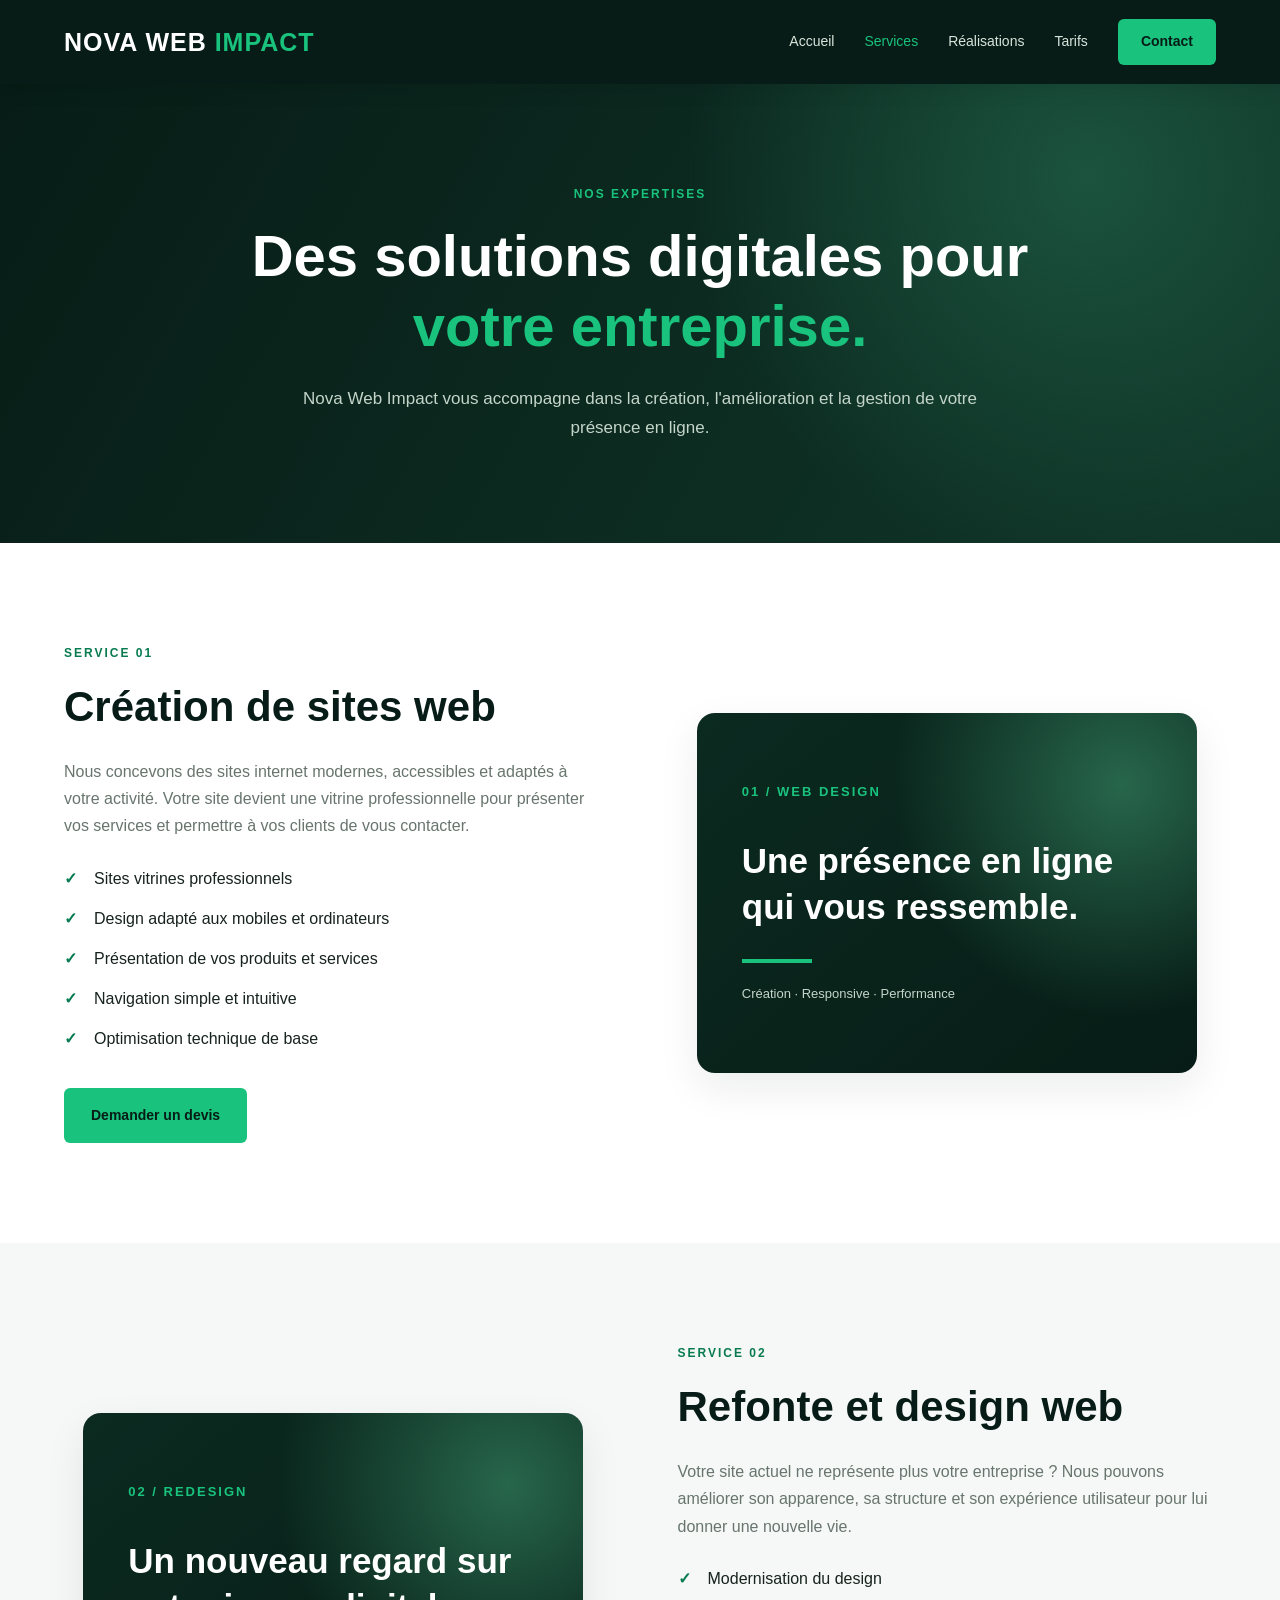
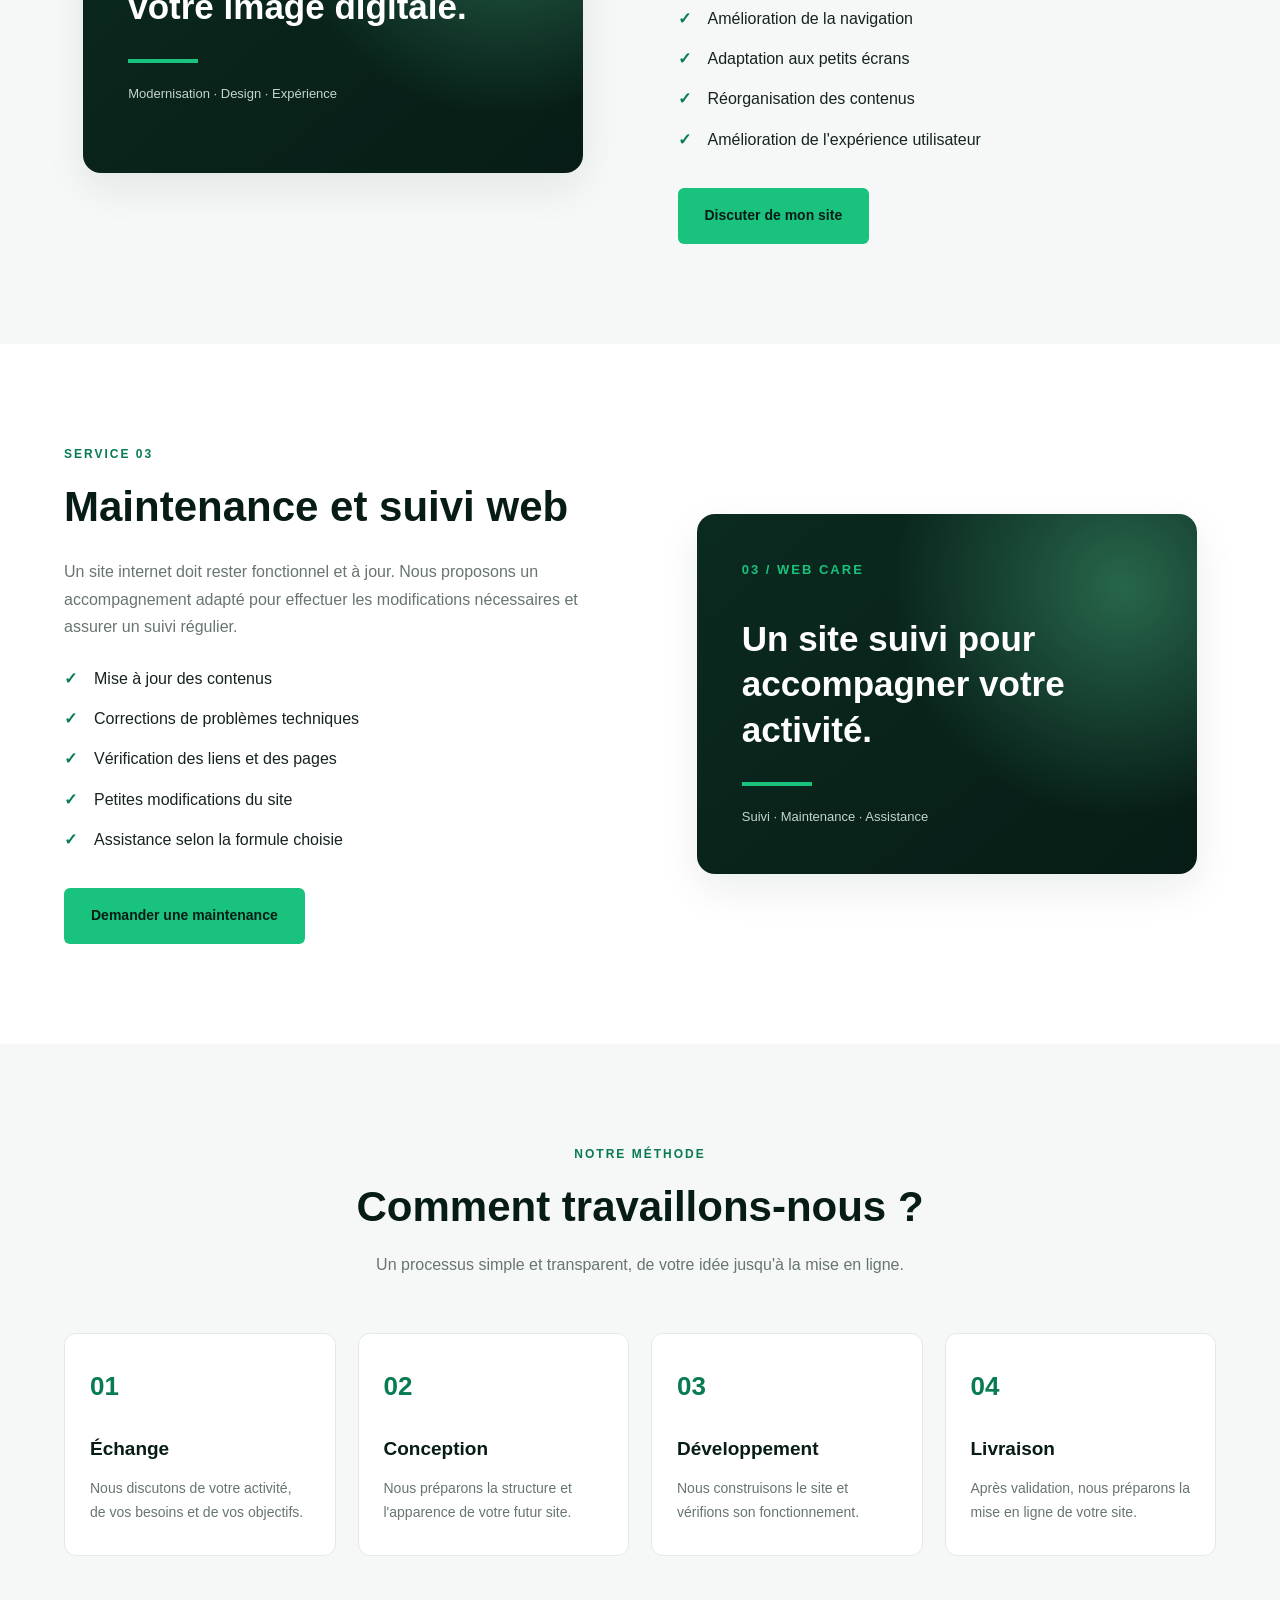
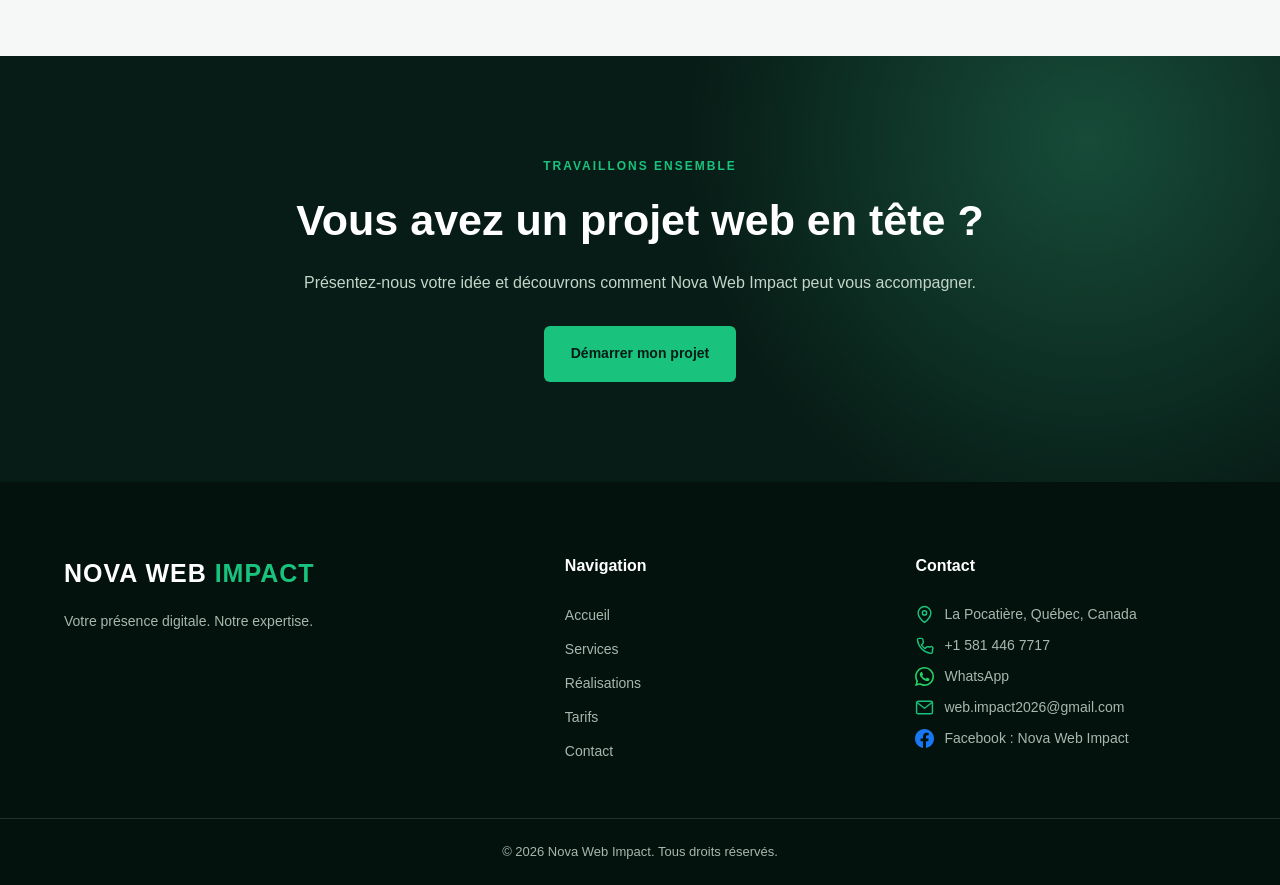
<file: services.html>
<!DOCTYPE html>
<html lang="fr">
<head>
    <meta charset="UTF-8">
    <meta name="viewport" content="width=device-width, initial-scale=1.0">

    <meta name="description" content="Découvrez les services de Nova Web Impact : création de sites web, refonte, design et maintenance pour les entreprises au Québec.">

    <title>Nos services | Nova Web Impact</title>

    <link rel="stylesheet" href="style.css">
    <script src="script.js" defer></script>
</head>

<body>

    <!-- EN-TÊTE -->
    <header class="header">
        <div class="container navbar">

            <a href="index.html" class="logo">
                NOVA WEB <span>IMPACT</span>
            </a>

            <button class="menu-toggle" id="menu-toggle"
                    type="button"
                    aria-label="Ouvrir le menu"
                    aria-controls="nav-menu"
                    aria-expanded="false">
                ☰
            </button>

            <nav class="nav-menu" id="nav-menu"
                 aria-label="Navigation principale">

                <a href="index.html">Accueil</a>
                <a href="services.html" class="active"
                   aria-current="page">Services</a>
                <a href="realisations.html">Réalisations</a>
                <a href="tarifs.html">Tarifs</a>
                <a href="contact.html" class="nav-contact">
                    Contact
                </a>

            </nav>
        </div>
    </header>

    <main>

        <!-- INTRODUCTION -->
        <section class="page-hero">
            <div class="container">

                <p class="section-subtitle">
                    NOS EXPERTISES
                </p>

                <h1>
                    Des solutions digitales pour
                    <span>votre entreprise.</span>
                </h1>

                <p>
                    Nova Web Impact vous accompagne dans la création,
                    l'amélioration et la gestion de votre présence
                    en ligne.
                </p>

            </div>
        </section>

        <!-- SERVICE 1 -->
        <section class="service-detail section-padding">
            <div class="container service-detail-grid">

                <div class="service-detail-text">

                    <p class="section-subtitle">
                        SERVICE 01
                    </p>

                    <h2>Création de sites web</h2>

                    <p>
                        Nous concevons des sites internet modernes,
                        accessibles et adaptés à votre activité.
                        Votre site devient une vitrine professionnelle
                        pour présenter vos services et permettre
                        à vos clients de vous contacter.
                    </p>

                    <ul class="service-features">
                        <li>Sites vitrines professionnels</li>
                        <li>Design adapté aux mobiles et ordinateurs</li>
                        <li>Présentation de vos produits et services</li>
                        <li>Navigation simple et intuitive</li>
                        <li>Optimisation technique de base</li>
                    </ul>

                    <a href="contact.html" class="btn btn-primary">
                        Demander un devis
                    </a>

                </div>

                <div class="service-detail-visual">
                    <div class="service-illustration">
                        <span>01 / WEB DESIGN</span>
                        <h3>Une présence en ligne qui vous ressemble.</h3>
                        <div class="illustration-line"></div>
                        <p>Création · Responsive · Performance</p>
                    </div>
                </div>

            </div>
        </section>

        <!-- SERVICE 2 -->
        <section class="service-detail service-alternate section-padding">
            <div class="container service-detail-grid">

                <div class="service-detail-text">

                    <p class="section-subtitle">
                        SERVICE 02
                    </p>

                    <h2>Refonte et design web</h2>

                    <p>
                        Votre site actuel ne représente plus votre
                        entreprise ? Nous pouvons améliorer son
                        apparence, sa structure et son expérience
                        utilisateur pour lui donner une nouvelle vie.
                    </p>

                    <ul class="service-features">
                        <li>Modernisation du design</li>
                        <li>Amélioration de la navigation</li>
                        <li>Adaptation aux petits écrans</li>
                        <li>Réorganisation des contenus</li>
                        <li>Amélioration de l'expérience utilisateur</li>
                    </ul>

                    <a href="contact.html" class="btn btn-primary">
                        Discuter de mon site
                    </a>

                </div>

                <div class="service-detail-visual">
                    <div class="service-illustration">
                        <span>02 / REDESIGN</span>
                        <h3>Un nouveau regard sur votre image digitale.</h3>
                        <div class="illustration-line"></div>
                        <p>Modernisation · Design · Expérience</p>
                    </div>
                </div>

            </div>
        </section>

        <!-- SERVICE 3 -->
        <section class="service-detail section-padding">
            <div class="container service-detail-grid">

                <div class="service-detail-text">

                    <p class="section-subtitle">
                        SERVICE 03
                    </p>

                    <h2>Maintenance et suivi web</h2>

                    <p>
                        Un site internet doit rester fonctionnel
                        et à jour. Nous proposons un accompagnement
                        adapté pour effectuer les modifications
                        nécessaires et assurer un suivi régulier.
                    </p>

                    <ul class="service-features">
                        <li>Mise à jour des contenus</li>
                        <li>Corrections de problèmes techniques</li>
                        <li>Vérification des liens et des pages</li>
                        <li>Petites modifications du site</li>
                        <li>Assistance selon la formule choisie</li>
                    </ul>

                    <a href="contact.html" class="btn btn-primary">
                        Demander une maintenance
                    </a>

                </div>

                <div class="service-detail-visual">
                    <div class="service-illustration">
                        <span>03 / WEB CARE</span>
                        <h3>Un site suivi pour accompagner votre activité.</h3>
                        <div class="illustration-line"></div>
                        <p>Suivi · Maintenance · Assistance</p>
                    </div>
                </div>

            </div>
        </section>

        <!-- MÉTHODE DE TRAVAIL -->
        <section class="process section-padding">
            <div class="container">

                <div class="section-heading">
                    <p class="section-subtitle">
                        NOTRE MÉTHODE
                    </p>

                    <h2>Comment travaillons-nous ?</h2>

                    <p>
                        Un processus simple et transparent,
                        de votre idée jusqu'à la mise en ligne.
                    </p>
                </div>

                <div class="process-grid">

                    <article class="process-card">
                        <span>01</span>
                        <h3>Échange</h3>
                        <p>
                            Nous discutons de votre activité,
                            de vos besoins et de vos objectifs.
                        </p>
                    </article>

                    <article class="process-card">
                        <span>02</span>
                        <h3>Conception</h3>
                        <p>
                            Nous préparons la structure et
                            l'apparence de votre futur site.
                        </p>
                    </article>

                    <article class="process-card">
                        <span>03</span>
                        <h3>Développement</h3>
                        <p>
                            Nous construisons le site et
                            vérifions son fonctionnement.
                        </p>
                    </article>

                    <article class="process-card">
                        <span>04</span>
                        <h3>Livraison</h3>
                        <p>
                            Après validation, nous préparons
                            la mise en ligne de votre site.
                        </p>
                    </article>

                </div>

            </div>
        </section>

        <!-- APPEL À L'ACTION -->
        <section class="cta section-padding">
            <div class="container cta-content">

                <p class="section-subtitle">
                    TRAVAILLONS ENSEMBLE
                </p>

                <h2>
                    Vous avez un projet web en tête ?
                </h2>

                <p>
                    Présentez-nous votre idée et découvrons
                    comment Nova Web Impact peut vous accompagner.
                </p>

                <a href="contact.html" class="btn btn-primary">
                    Démarrer mon projet
                </a>

            </div>
        </section>

    </main>

    <!-- PIED DE PAGE -->
    <footer class="footer">

        <div class="container footer-content">

            <div class="footer-brand">
                <a href="index.html" class="logo">
                    NOVA WEB <span>IMPACT</span>
                </a>

                <p>
                    Votre présence digitale. Notre expertise.
                </p>
            </div>

            <div class="footer-links">
                <h3>Navigation</h3>
                <a href="index.html">Accueil</a>
                <a href="services.html">Services</a>
                <a href="realisations.html">Réalisations</a>
                <a href="tarifs.html">Tarifs</a>
                <a href="contact.html">Contact</a>
            </div>

            <div class="footer-contact">
                <h3>Contact</h3>
                <p class="footer-location"><img src="images/map-pin.svg" alt="" aria-hidden="true" width="19" height="19"> La Pocatière, Québec, Canada</p>
                <a href="tel:+15814467717"><img src="images/phone.svg" alt="" aria-hidden="true" width="19" height="19"> +1 581 446 7717</a>
                <a href="https://wa.me/15814467717" target="_blank" rel="noopener noreferrer"><img src="images/whatsapp.svg" alt="" aria-hidden="true" width="19" height="19"> WhatsApp</a>
                <a href="mailto:web.impact2026@gmail.com"><img src="images/mail.svg" alt="" aria-hidden="true" width="19" height="19"> web.impact2026@gmail.com</a>
                <a href="https://www.facebook.com/share/1A4qJ84CLX/?mibextid=wwXIfr" target="_blank" rel="noopener noreferrer"><img src="images/facebook.svg" alt="" aria-hidden="true" width="19" height="19"> Facebook : Nova Web Impact</a>
            </div>

        </div>

        <div class="footer-bottom">
            <p>
                © <span id="current-year">2026</span>
                Nova Web Impact. Tous droits réservés.
            </p>
        </div>

    </footer>

</body>
</html>
</file>
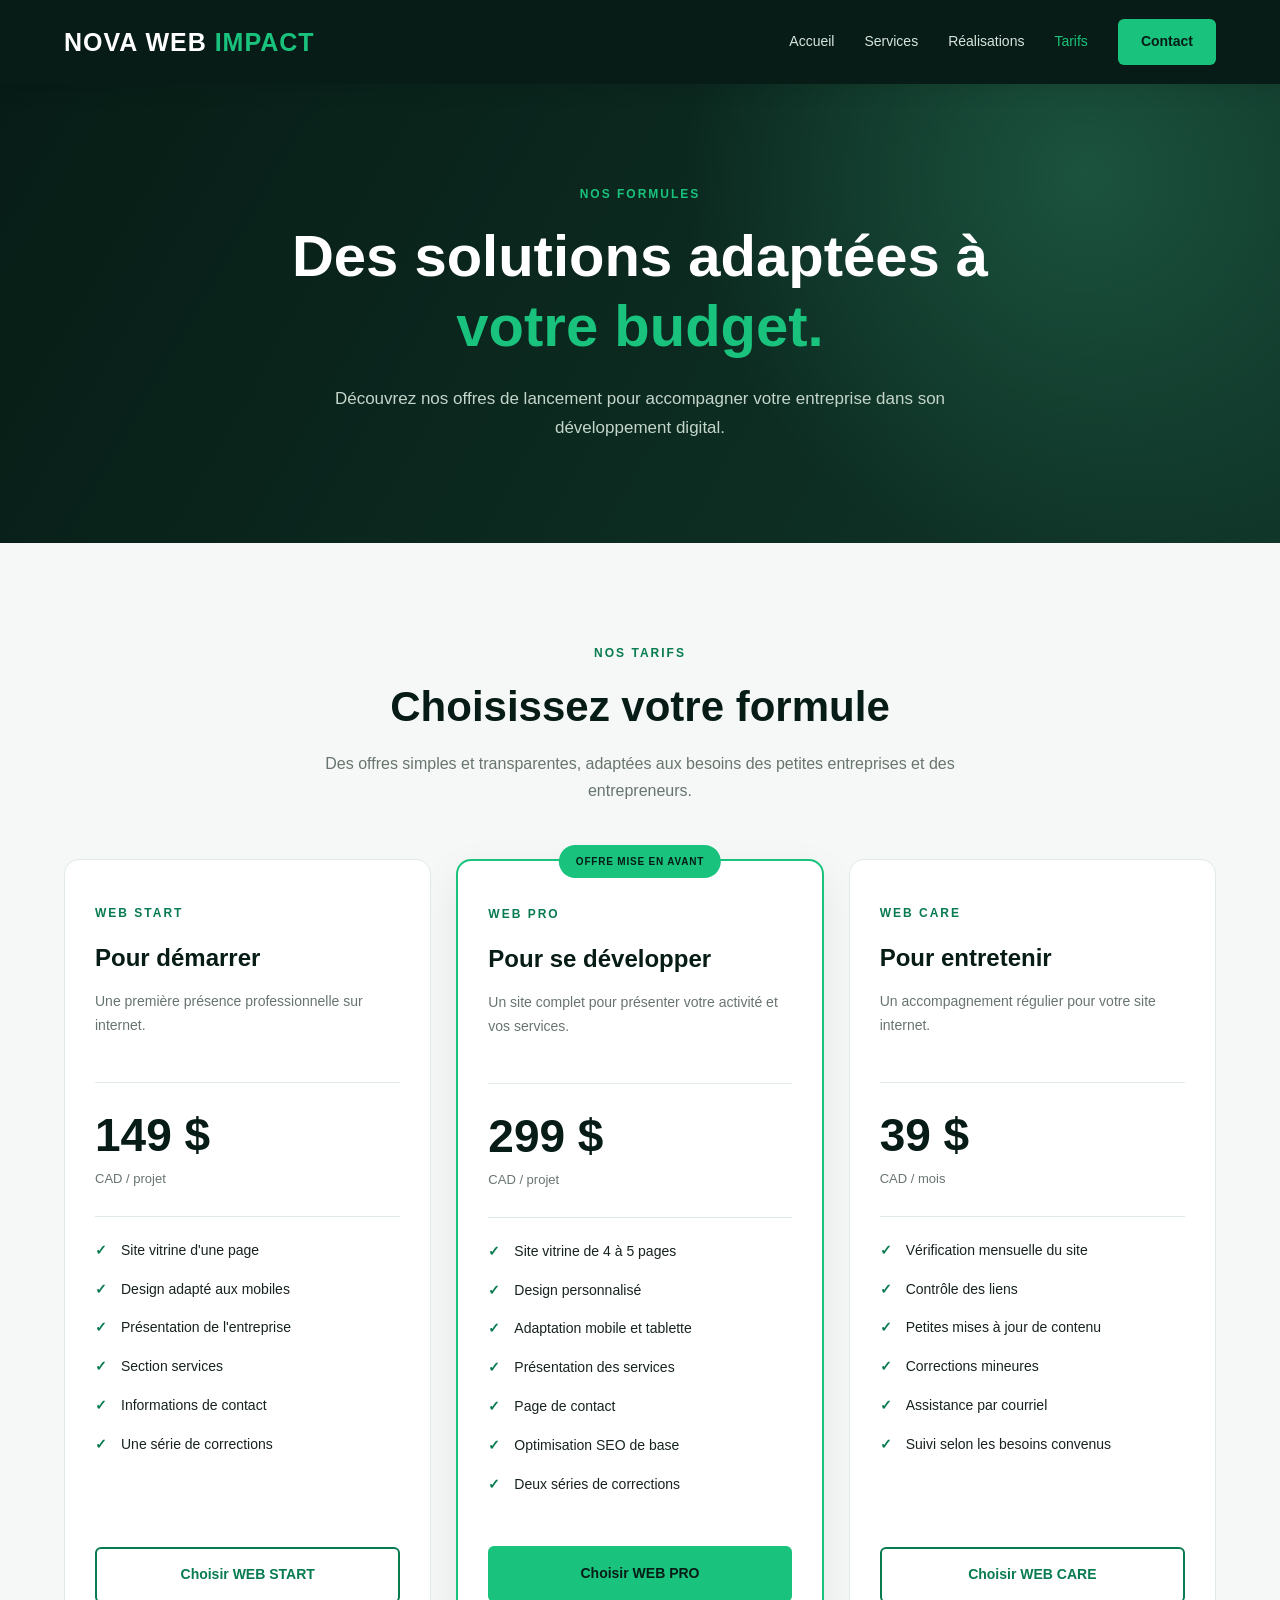
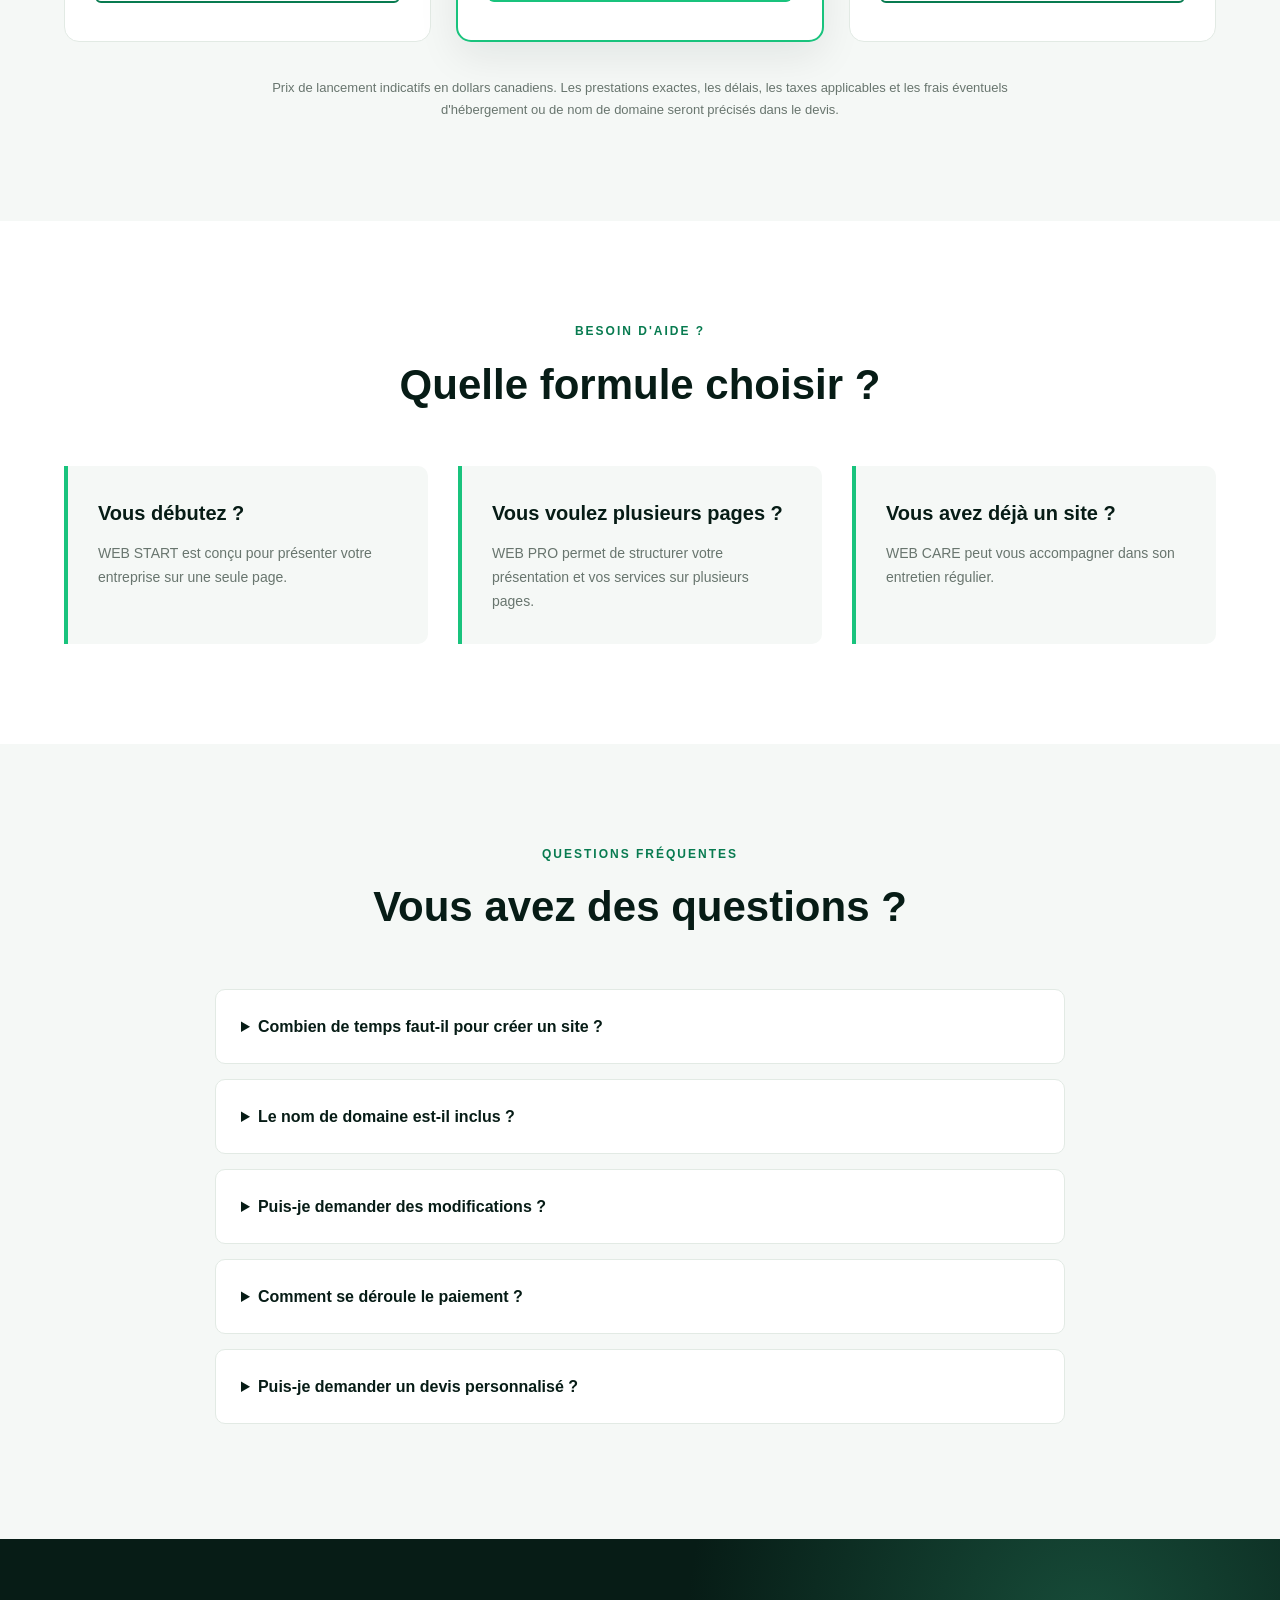
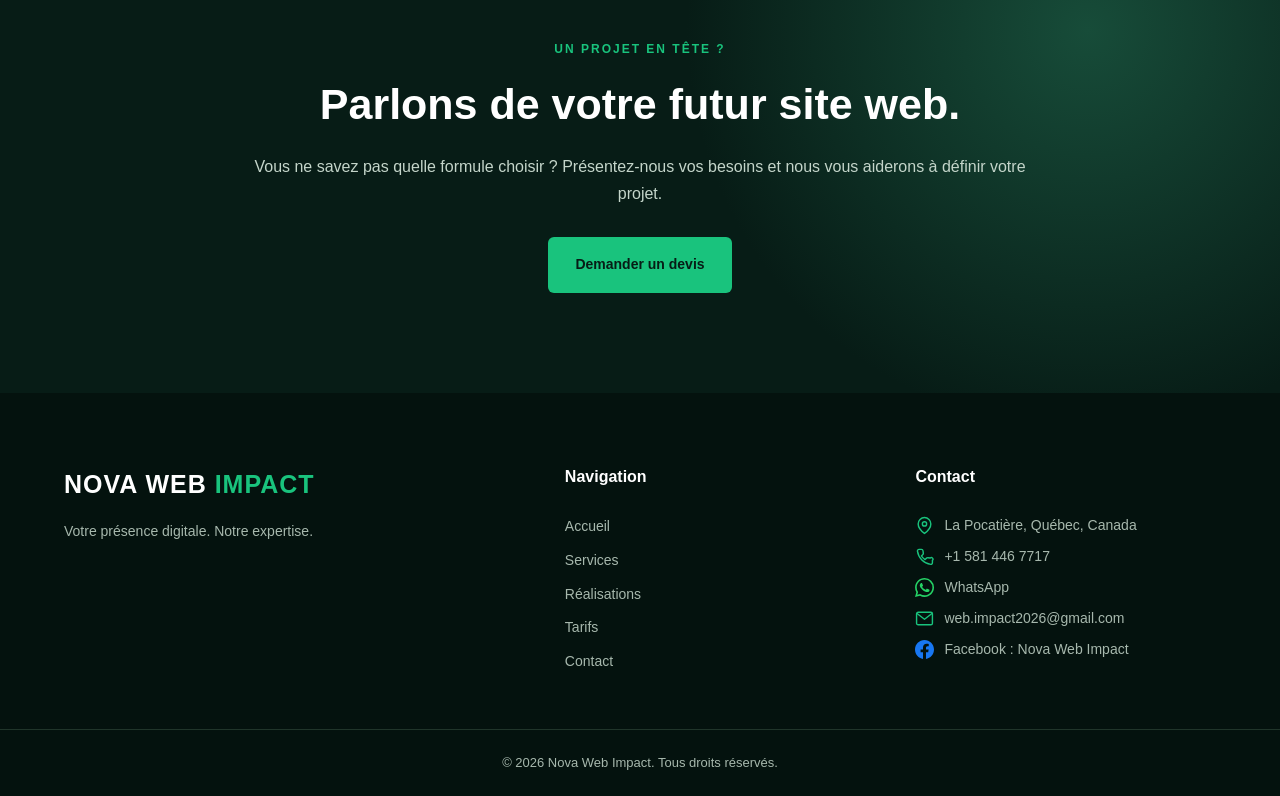
<file: tarifs.html>
<!DOCTYPE html>
<html lang="fr">
<head>
    <meta charset="UTF-8">
    <meta name="viewport" content="width=device-width, initial-scale=1.0">

    <meta name="description" content="Découvrez les offres de Nova Web Impact pour la création, la refonte et la maintenance de sites web au Québec.">

    <title>Nos tarifs | Nova Web Impact</title>

    <link rel="stylesheet" href="style.css">
    <script src="script.js" defer></script>
</head>

<body>

    <!-- EN-TÊTE -->
    <header class="header">
        <div class="container navbar">

            <a href="index.html" class="logo">
                NOVA WEB <span>IMPACT</span>
            </a>

            <button class="menu-toggle" id="menu-toggle"
                    type="button"
                    aria-label="Ouvrir le menu"
                    aria-controls="nav-menu"
                    aria-expanded="false">
                ☰
            </button>

            <nav class="nav-menu" id="nav-menu"
                 aria-label="Navigation principale">

                <a href="index.html">Accueil</a>
                <a href="services.html">Services</a>
                <a href="realisations.html">Réalisations</a>
                <a href="tarifs.html" class="active"
                   aria-current="page">Tarifs</a>
                <a href="contact.html" class="nav-contact">
                    Contact
                </a>

            </nav>
        </div>
    </header>

    <main>

        <!-- INTRODUCTION -->
        <section class="page-hero">
            <div class="container">

                <p class="section-subtitle">
                    NOS FORMULES
                </p>

                <h1>
                    Des solutions adaptées
                    à <span>votre budget.</span>
                </h1>

                <p>
                    Découvrez nos offres de lancement
                    pour accompagner votre entreprise
                    dans son développement digital.
                </p>

            </div>
        </section>

        <!-- OFFRES -->
        <section class="pricing section-padding">
            <div class="container">

                <div class="section-heading">
                    <p class="section-subtitle">
                        NOS TARIFS
                    </p>

                    <h2>Choisissez votre formule</h2>

                    <p>
                        Des offres simples et transparentes,
                        adaptées aux besoins des petites
                        entreprises et des entrepreneurs.
                    </p>
                </div>

                <div class="pricing-grid">

                    <!-- FORMULE WEB START -->
                    <article class="pricing-card">

                        <div class="pricing-header">
                            <span class="plan-name">
                                WEB START
                            </span>

                            <h3>Pour démarrer</h3>

                            <p>
                                Une première présence
                                professionnelle sur internet.
                            </p>
                        </div>

                        <div class="pricing-price">
                            <span class="price">149 $</span>
                            <span class="price-period">CAD / projet</span>
                        </div>

                        <ul class="pricing-features">
                            <li>Site vitrine d'une page</li>
                            <li>Design adapté aux mobiles</li>
                            <li>Présentation de l'entreprise</li>
                            <li>Section services</li>
                            <li>Informations de contact</li>
                            <li>Une série de corrections</li>
                        </ul>

                        <a href="contact.html?offre=start"
                           class="btn btn-outline">
                            Choisir WEB START
                        </a>

                    </article>

                    <!-- FORMULE WEB PRO -->
                    <article class="pricing-card featured">

                        <div class="popular-label">
                            OFFRE MISE EN AVANT
                        </div>

                        <div class="pricing-header">
                            <span class="plan-name">
                                WEB PRO
                            </span>

                            <h3>Pour se développer</h3>

                            <p>
                                Un site complet pour présenter
                                votre activité et vos services.
                            </p>
                        </div>

                        <div class="pricing-price">
                            <span class="price">299 $</span>
                            <span class="price-period">CAD / projet</span>
                        </div>

                        <ul class="pricing-features">
                            <li>Site vitrine de 4 à 5 pages</li>
                            <li>Design personnalisé</li>
                            <li>Adaptation mobile et tablette</li>
                            <li>Présentation des services</li>
                            <li>Page de contact</li>
                            <li>Optimisation SEO de base</li>
                            <li>Deux séries de corrections</li>
                        </ul>

                        <a href="contact.html?offre=pro"
                           class="btn btn-primary">
                            Choisir WEB PRO
                        </a>

                    </article>

                    <!-- FORMULE WEB CARE -->
                    <article class="pricing-card">

                        <div class="pricing-header">
                            <span class="plan-name">
                                WEB CARE
                            </span>

                            <h3>Pour entretenir</h3>

                            <p>
                                Un accompagnement régulier
                                pour votre site internet.
                            </p>
                        </div>

                        <div class="pricing-price">
                            <span class="price">39 $</span>
                            <span class="price-period">CAD / mois</span>
                        </div>

                        <ul class="pricing-features">
                            <li>Vérification mensuelle du site</li>
                            <li>Contrôle des liens</li>
                            <li>Petites mises à jour de contenu</li>
                            <li>Corrections mineures</li>
                            <li>Assistance par courriel</li>
                            <li>Suivi selon les besoins convenus</li>
                        </ul>

                        <a href="contact.html?offre=care"
                           class="btn btn-outline">
                            Choisir WEB CARE
                        </a>

                    </article>

                </div>

                <p class="pricing-note">
                    Prix de lancement indicatifs en dollars canadiens.
                    Les prestations exactes, les délais, les taxes
                    applicables et les frais éventuels d'hébergement
                    ou de nom de domaine seront précisés dans le devis.
                </p>

            </div>
        </section>

        <!-- COMPARAISON -->
        <section class="pricing-comparison section-padding">
            <div class="container">

                <div class="section-heading">
                    <p class="section-subtitle">
                        BESOIN D'AIDE ?
                    </p>

                    <h2>Quelle formule choisir ?</h2>
                </div>

                <div class="advantages-grid">

                    <article class="advantage">
                        <h3>Vous débutez ?</h3>
                        <p>
                            WEB START est conçu pour présenter
                            votre entreprise sur une seule page.
                        </p>
                    </article>

                    <article class="advantage">
                        <h3>Vous voulez plusieurs pages ?</h3>
                        <p>
                            WEB PRO permet de structurer
                            votre présentation et vos services
                            sur plusieurs pages.
                        </p>
                    </article>

                    <article class="advantage">
                        <h3>Vous avez déjà un site ?</h3>
                        <p>
                            WEB CARE peut vous accompagner
                            dans son entretien régulier.
                        </p>
                    </article>

                </div>

            </div>
        </section>

        <!-- QUESTIONS FRÉQUENTES -->
        <section class="faq section-padding">
            <div class="container">

                <div class="section-heading">
                    <p class="section-subtitle">
                        QUESTIONS FRÉQUENTES
                    </p>

                    <h2>Vous avez des questions ?</h2>
                </div>

                <div class="faq-list">

                    <details class="faq-item">
                        <summary>
                            Combien de temps faut-il pour créer un site ?
                        </summary>
                        <p>
                            Le délai dépend du nombre de pages,
                            des fonctionnalités et de la disponibilité
                            des contenus. Une estimation est fournie
                            avant le début du projet.
                        </p>
                    </details>

                    <details class="faq-item">
                        <summary>
                            Le nom de domaine est-il inclus ?
                        </summary>
                        <p>
                            Le nom de domaine et l'hébergement
                            ne sont pas inclus par défaut.
                            Nous pouvons vous accompagner
                            dans leur configuration.
                        </p>
                    </details>

                    <details class="faq-item">
                        <summary>
                            Puis-je demander des modifications ?
                        </summary>
                        <p>
                            Oui. Chaque formule prévoit un nombre
                            de séries de corrections. Les changements
                            supplémentaires peuvent faire l'objet
                            d'un devis complémentaire.
                        </p>
                    </details>

                    <details class="faq-item">
                        <summary>
                            Comment se déroule le paiement ?
                        </summary>
                        <p>
                            Pour les projets de création, nous
                            proposons un acompte de 50 %
                            à l'acceptation du devis, puis
                            le solde selon les conditions
                            convenues dans le contrat.
                        </p>
                    </details>

                    <details class="faq-item">
                        <summary>
                            Puis-je demander un devis personnalisé ?
                        </summary>
                        <p>
                            Oui. Vous pouvez nous présenter
                            votre projet pour obtenir une
                            proposition adaptée à vos besoins.
                        </p>
                    </details>

                </div>

            </div>
        </section>

        <!-- APPEL À L'ACTION -->
        <section class="cta section-padding">
            <div class="container cta-content">

                <p class="section-subtitle">
                    UN PROJET EN TÊTE ?
                </p>

                <h2>
                    Parlons de votre futur site web.
                </h2>

                <p>
                    Vous ne savez pas quelle formule choisir ?
                    Présentez-nous vos besoins et nous
                    vous aiderons à définir votre projet.
                </p>

                <a href="contact.html" class="btn btn-primary">
                    Demander un devis
                </a>

            </div>
        </section>

    </main>

    <!-- PIED DE PAGE -->
    <footer class="footer">

        <div class="container footer-content">

            <div class="footer-brand">
                <a href="index.html" class="logo">
                    NOVA WEB <span>IMPACT</span>
                </a>

                <p>
                    Votre présence digitale. Notre expertise.
                </p>
            </div>

            <div class="footer-links">
                <h3>Navigation</h3>
                <a href="index.html">Accueil</a>
                <a href="services.html">Services</a>
                <a href="realisations.html">Réalisations</a>
                <a href="tarifs.html">Tarifs</a>
                <a href="contact.html">Contact</a>
            </div>

            <div class="footer-contact">
                <h3>Contact</h3>
                <p class="footer-location"><img src="images/map-pin.svg" alt="" aria-hidden="true" width="19" height="19"> La Pocatière, Québec, Canada</p>
                <a href="tel:+15814467717"><img src="images/phone.svg" alt="" aria-hidden="true" width="19" height="19"> +1 581 446 7717</a>
                <a href="https://wa.me/15814467717" target="_blank" rel="noopener noreferrer"><img src="images/whatsapp.svg" alt="" aria-hidden="true" width="19" height="19"> WhatsApp</a>
                <a href="mailto:web.impact2026@gmail.com"><img src="images/mail.svg" alt="" aria-hidden="true" width="19" height="19"> web.impact2026@gmail.com</a>
                <a href="https://www.facebook.com/share/1A4qJ84CLX/?mibextid=wwXIfr" target="_blank" rel="noopener noreferrer"><img src="images/facebook.svg" alt="" aria-hidden="true" width="19" height="19"> Facebook : Nova Web Impact</a>
            </div>

        </div>

        <div class="footer-bottom">
            <p>
                © <span id="current-year">2026</span>
                Nova Web Impact. Tous droits réservés.
            </p>
        </div>

    </footer>

</body>
</html>
</file>
<file: style.css>
/* ==========================================
   Nova Web Impact - FEUILLE DE STYLE PRINCIPALE
   ========================================== */

/* 1. VARIABLES ET CONFIGURATION */

:root {
    --primary: #071c16;
    --secondary: #103629;
    --green: #19c37d;
    --green-dark: #087b50;
    --green-light: #e5f8ee;
    --white: #ffffff;
    --light: #f5f8f6;
    --dark: #17231e;
    --gray: #68756e;
    --border: #e2eae4;
    --shadow: 0 15px 40px rgba(7, 28, 22, 0.08);
    --radius: 12px;
}

* {
    margin: 0;
    padding: 0;
    box-sizing: border-box;
}

html {
    scroll-behavior: smooth;
    scroll-padding-top: 90px;
}

body {
    font-family: Arial, Helvetica, sans-serif;
    color: var(--dark);
    background: var(--white);
    line-height: 1.7;
    overflow-wrap: break-word;
}

a {
    text-decoration: none;
    color: inherit;
}

button,
input,
select,
textarea {
    font: inherit;
}

button {
    cursor: pointer;
}

img {
    max-width: 100%;
    height: auto;
    display: block;
}

ul {
    list-style-position: inside;
}

.container {
    width: 90%;
    max-width: 1200px;
    margin: 0 auto;
}

.section-padding {
    padding: 100px 0;
}

:focus-visible {
    outline: 3px solid var(--green);
    outline-offset: 4px;
}


/* ==========================================
   2. NAVIGATION
   ========================================== */

.header {
    background: var(--primary);
    position: sticky;
    top: 0;
    z-index: 1000;
    padding: 19px 0;
    box-shadow: 0 3px 20px rgba(0,0,0,0.1);
}

.navbar {
    display: flex;
    justify-content: space-between;
    align-items: center;
    gap: 25px;
}

.logo {
    color: var(--white);
    font-size: 25px;
    font-weight: 800;
    letter-spacing: 1px;
    white-space: nowrap;
}

.logo span {
    color: var(--green);
}

.nav-menu {
    display: flex;
    align-items: center;
    gap: 30px;
}

.nav-menu a {
    color: #d7e4dc;
    font-size: 14px;
    font-weight: 500;
    transition: color 0.3s;
}

.nav-menu a:hover,
.nav-menu a.active {
    color: var(--green);
}

.nav-menu .nav-contact {
    background: var(--green);
    color: var(--primary);
    padding: 11px 23px;
    border-radius: 6px;
    font-weight: 700;
    transition: 0.3s;
}

.nav-menu .nav-contact:hover,
.nav-menu .nav-contact.active {
    background: var(--white);
    color: var(--primary);
}

.menu-toggle {
    display: none;
    background: transparent;
    border: none;
    color: var(--white);
    font-size: 29px;
    line-height: 1;
}


/* ==========================================
   3. BOUTONS
   ========================================== */

.btn {
    display: inline-flex;
    align-items: center;
    justify-content: center;
    text-align: center;
    gap: 8px;
    padding: 14px 25px;
    border-radius: 6px;
    font-weight: 700;
    font-size: 14px;
    border: 2px solid transparent;
    transition: background 0.3s,
                color 0.3s,
                transform 0.3s;
}

.btn:hover {
    transform: translateY(-3px);
}

.btn-primary {
    background: var(--green);
    color: var(--primary);
}

.btn-primary:hover {
    background: #10a86b;
    color: var(--white);
}

.btn-secondary {
    border-color: #9bb3a4;
    color: var(--white);
    background: transparent;
}

.btn-secondary:hover {
    background: var(--white);
    color: var(--primary);
}

.btn-outline {
    border-color: var(--green-dark);
    color: var(--green-dark);
    background: transparent;
}

.btn-outline:hover {
    background: var(--green-dark);
    color: var(--white);
}


/* ==========================================
   4. TITRES ET SECTIONS
   ========================================== */

.section-subtitle {
    color: var(--green-dark);
    font-size: 12px;
    font-weight: 800;
    letter-spacing: 2px;
    text-transform: uppercase;
    margin-bottom: 17px;
}

.section-heading {
    max-width: 700px;
    text-align: center;
    margin: 0 auto 55px;
}

.section-heading h2 {
    color: var(--primary);
    font-size: clamp(30px, 4vw, 42px);
    line-height: 1.25;
    margin-bottom: 17px;
}

.section-heading > p:last-child {
    color: var(--gray);
    font-size: 16px;
}


/* ==========================================
   5. ACCUEIL - HERO
   ========================================== */

.hero {
    background:
        radial-gradient(
            circle at 80% 30%,
            #174c39 0%,
            transparent 38%
        ),
        linear-gradient(120deg, #071c16, #0b2b20);
    color: var(--white);
    min-height: 630px;
    padding: 110px 0;
    display: flex;
    align-items: center;
}

.hero-content {
    display: grid;
    grid-template-columns: 1.2fr 0.8fr;
    align-items: center;
    gap: 65px;
}

.hero-subtitle {
    color: var(--green);
    font-size: 12px;
    font-weight: 800;
    letter-spacing: 2px;
    margin-bottom: 20px;
}

.hero h1 {
    font-size: clamp(38px, 5vw, 62px);
    line-height: 1.14;
    margin-bottom: 25px;
}

.hero h1 span {
    color: var(--green);
}

.hero-description {
    color: #c4d5ca;
    max-width: 560px;
    margin-bottom: 35px;
}

.hero-buttons {
    display: flex;
    flex-wrap: wrap;
    gap: 15px;
}

.hero-visual {
    display: flex;
    justify-content: center;
}

.visual-card {
    width: 100%;
    max-width: 410px;
    min-height: 350px;
    padding: 40px;
    border-radius: 16px;
    border: 1px solid #426554;
    background: linear-gradient(145deg, #164331, #0b251b);
    box-shadow: 0 25px 60px rgba(0,0,0,0.25);
    display: flex;
    flex-direction: column;
    justify-content: center;
}

.visual-label {
    color: var(--green);
    font-size: 13px;
    font-weight: 800;
    letter-spacing: 3px;
    margin-bottom: 30px;
}

.visual-card h2 {
    font-size: 29px;
    line-height: 1.35;
    color: var(--white);
}

.visual-line {
    width: 65px;
    height: 4px;
    background: var(--green);
    margin: 28px 0 20px;
}

.visual-card p {
    color: #c4d5ca;
    font-size: 13px;
}


/* ==========================================
   6. ACCUEIL - PRÉSENTATION
   ========================================== */

.about-content {
    display: grid;
    grid-template-columns: 1fr 1fr;
    gap: 80px;
    align-items: center;
}

.about h2 {
    font-size: clamp(30px, 4vw, 43px);
    color: var(--primary);
    line-height: 1.25;
}

.about h2 span {
    color: var(--green-dark);
}

.about-text p {
    color: var(--gray);
    margin-bottom: 20px;
}

.text-link {
    display: inline-block;
    color: var(--green-dark);
    font-weight: 700;
    margin-top: 10px;
}

.text-link:hover {
    color: var(--primary);
    text-decoration: underline;
}


/* ==========================================
   7. ACCUEIL - SERVICES
   ========================================== */

.services {
    background: var(--light);
}

.service-grid {
    display: grid;
    grid-template-columns: repeat(3, minmax(0, 1fr));
    gap: 25px;
}

.service-card {
    background: var(--white);
    padding: 35px;
    border: 1px solid var(--border);
    border-radius: var(--radius);
    transition: transform 0.3s,
                box-shadow 0.3s;
}

.service-card:hover {
    transform: translateY(-8px);
    box-shadow: var(--shadow);
}

.service-number {
    color: var(--green-dark);
    font-size: 19px;
    font-weight: 800;
    margin-bottom: 25px;
}

.service-card h3 {
    color: var(--primary);
    font-size: 21px;
    margin-bottom: 15px;
}

.service-card p {
    color: var(--gray);
    font-size: 14px;
    margin-bottom: 25px;
}

.service-card a {
    color: var(--green-dark);
    font-weight: 700;
    font-size: 14px;
}

.service-card a:hover {
    text-decoration: underline;
}


/* ==========================================
   8. AVANTAGES COMMUNS
   ========================================== */

.advantages-grid {
    display: grid;
    grid-template-columns: repeat(3, minmax(0, 1fr));
    gap: 30px;
}

.advantage {
    background: var(--light);
    padding: 30px;
    border-left: 4px solid var(--green);
    border-radius: 0 10px 10px 0;
}

.advantage h3 {
    color: var(--primary);
    font-size: 20px;
    margin-bottom: 12px;
}

.advantage p {
    color: var(--gray);
    font-size: 14px;
}


/* ==========================================
   9. EN-TÊTE DES PAGES INTERNES
   ========================================== */

.page-hero {
    background:
        radial-gradient(
            circle at 85% 20%,
            #1b533e 0%,
            transparent 35%
        ),
        linear-gradient(120deg, #071c16, #103629);
    color: var(--white);
    padding: 100px 0;
    text-align: center;
}

.page-hero .container {
    max-width: 850px;
}

.page-hero .section-subtitle {
    color: var(--green);
}

.page-hero h1 {
    font-size: clamp(36px, 5vw, 58px);
    line-height: 1.2;
    margin-bottom: 25px;
}

.page-hero h1 span {
    color: var(--green);
}

.page-hero p:last-child {
    color: #c4d5ca;
    font-size: 17px;
    max-width: 680px;
    margin: 0 auto;
}


/* ==========================================
   10. PAGE SERVICES - DÉTAILS
   ========================================== */

.service-detail-grid {
    display: grid;
    grid-template-columns: 1fr 1fr;
    gap: 75px;
    align-items: center;
}

.service-detail-text h2 {
    color: var(--primary);
    font-size: clamp(30px, 4vw, 42px);
    line-height: 1.25;
    margin-bottom: 25px;
}

.service-detail-text > p:not(.section-subtitle) {
    color: var(--gray);
    margin-bottom: 25px;
}

.service-features {
    list-style: none;
    margin: 25px 0 35px;
}

.service-features li {
    position: relative;
    padding-left: 30px;
    margin-bottom: 13px;
    color: var(--dark);
}

.service-features li::before {
    content: "✓";
    position: absolute;
    left: 0;
    color: var(--green-dark);
    font-weight: 800;
}

.service-detail-visual {
    display: flex;
    justify-content: center;
}

.service-illustration {
    width: 100%;
    max-width: 500px;
    min-height: 360px;
    padding: 45px;
    border-radius: 18px;
    color: var(--white);
    background:
        radial-gradient(
            circle at 85% 20%,
            #27664b,
            transparent 45%
        ),
        linear-gradient(140deg, #0b2a20, #071c16);
    display: flex;
    flex-direction: column;
    justify-content: center;
    box-shadow: var(--shadow);
}

.service-illustration > span {
    color: var(--green);
    font-size: 13px;
    font-weight: 800;
    letter-spacing: 2px;
    margin-bottom: 35px;
}

.service-illustration h3 {
    font-size: clamp(25px, 3vw, 35px);
    line-height: 1.3;
}

.illustration-line {
    width: 70px;
    height: 4px;
    background: var(--green);
    margin: 30px 0 20px;
}

.service-illustration p {
    color: #c4d5ca;
    font-size: 13px;
}

.service-alternate {
    background: var(--light);
}

.service-alternate .service-detail-text {
    order: 2;
}

.service-alternate .service-detail-visual {
    order: 1;
}


/* ==========================================
   11. PROCESSUS DE TRAVAIL
   ========================================== */

.process,
.contact-process {
    background: var(--light);
}

.process-grid {
    display: grid;
    grid-template-columns: repeat(4, minmax(0, 1fr));
    gap: 22px;
}

.process-card {
    background: var(--white);
    padding: 30px 25px;
    border: 1px solid var(--border);
    border-radius: var(--radius);
    transition: transform 0.3s;
}

.process-card:hover {
    transform: translateY(-5px);
}

.process-card > span {
    display: inline-block;
    font-size: 26px;
    font-weight: 800;
    color: var(--green-dark);
    margin-bottom: 25px;
}

.process-card h3 {
    color: var(--primary);
    font-size: 19px;
    margin-bottom: 12px;
}

.process-card p {
    color: var(--gray);
    font-size: 14px;
}


/* ==========================================
   12. PORTFOLIO
   ========================================== */

.portfolio-intro {
    background: var(--white);
}

.portfolio-filters {
    display: flex;
    justify-content: center;
    flex-wrap: wrap;
    gap: 12px;
    margin-bottom: 45px;
}

.filter-btn {
    border: 1px solid var(--border);
    background: var(--white);
    color: var(--dark);
    padding: 11px 22px;
    border-radius: 30px;
    font-size: 14px;
    font-weight: 700;
    transition: 0.3s;
}

.filter-btn:hover,
.filter-btn.active {
    background: var(--green-dark);
    color: var(--white);
    border-color: var(--green-dark);
}

.portfolio-grid {
    display: grid;
    grid-template-columns: repeat(3, minmax(0, 1fr));
    gap: 28px;
}

.portfolio-card {
    background: var(--white);
    border: 1px solid var(--border);
    border-radius: 14px;
    overflow: hidden;
    box-shadow: 0 8px 30px rgba(7,28,22,0.04);
    transition: transform 0.3s,
                box-shadow 0.3s;
}

.portfolio-card:hover {
    transform: translateY(-7px);
    box-shadow: var(--shadow);
}

.portfolio-card.is-hidden {
    display: none;
}

.portfolio-image {
    min-height: 260px;
    padding: 30px;
    display: flex;
    align-items: center;
    justify-content: center;
}

.portfolio-beaute {
    background: linear-gradient(135deg, #32232e, #9d657f);
}

.portfolio-restaurant {
    background: linear-gradient(135deg, #352519, #a96b32);
}

.portfolio-entreprise {
    background: linear-gradient(135deg, #12364a, #258a9c);
}

.portfolio-preview {
    width: 100%;
    min-height: 190px;
    border: 1px solid rgba(255,255,255,0.4);
    border-radius: 10px;
    padding: 25px;
    color: var(--white);
    display: flex;
    flex-direction: column;
    justify-content: center;
    text-align: center;
    background: rgba(0,0,0,0.12);
}

.portfolio-preview span {
    font-size: 11px;
    letter-spacing: 2px;
    margin-bottom: 15px;
}

.portfolio-preview h3 {
    font-size: 24px;
    line-height: 1.2;
    margin-bottom: 10px;
}

.portfolio-preview p {
    font-size: 12px;
}

.portfolio-info {
    padding: 28px;
}

.portfolio-category {
    color: var(--green-dark);
    font-size: 11px;
    font-weight: 800;
    letter-spacing: 1.5px;
}

.portfolio-info h3 {
    color: var(--primary);
    font-size: 23px;
    margin: 12px 0;
}

.portfolio-info > p {
    color: var(--gray);
    font-size: 14px;
    margin-bottom: 18px;
}

.portfolio-tags {
    display: flex;
    flex-wrap: wrap;
    gap: 8px;
    margin-bottom: 18px;
}

.portfolio-tags span {
    background: var(--green-light);
    color: var(--green-dark);
    padding: 5px 10px;
    border-radius: 5px;
    font-size: 11px;
    font-weight: 700;
}

.portfolio-info .portfolio-status {
    font-size: 12px;
    font-style: italic;
    color: var(--gray);
    margin-bottom: 0;
}

.portfolio-approach {
    background: var(--light);
}

.portfolio-approach .advantage {
    background: var(--white);
}


/* ==========================================
   13. PAGE TARIFS
   ========================================== */

.pricing {
    background: var(--light);
}

.pricing-grid {
    display: grid;
    grid-template-columns: repeat(3, minmax(0, 1fr));
    align-items: stretch;
    gap: 25px;
}

.pricing-card {
    position: relative;
    display: flex;
    flex-direction: column;
    padding: 38px 30px;
    background: var(--white);
    border: 1px solid var(--border);
    border-radius: 15px;
    transition: transform 0.3s,
                box-shadow 0.3s;
}

.pricing-card:hover {
    transform: translateY(-7px);
    box-shadow: var(--shadow);
}

.pricing-card.featured {
    border: 2px solid var(--green);
    box-shadow: var(--shadow);
}

.popular-label {
    position: absolute;
    top: -16px;
    left: 50%;
    transform: translateX(-50%);
    background: var(--green);
    color: var(--primary);
    padding: 8px 17px;
    border-radius: 30px;
    font-size: 10px;
    font-weight: 800;
    letter-spacing: 0.8px;
    white-space: nowrap;
}

.plan-name {
    color: var(--green-dark);
    font-size: 12px;
    font-weight: 800;
    letter-spacing: 2px;
}

.pricing-header h3 {
    font-size: 24px;
    color: var(--primary);
    margin: 12px 0;
}

.pricing-header p {
    color: var(--gray);
    font-size: 14px;
    min-height: 70px;
}

.pricing-price {
    padding: 25px 0;
    margin: 22px 0;
    border-top: 1px solid var(--border);
    border-bottom: 1px solid var(--border);
}

.price {
    display: block;
    color: var(--primary);
    font-size: 46px;
    font-weight: 800;
    line-height: 1.2;
}

.price-period {
    color: var(--gray);
    font-size: 13px;
}

.pricing-features {
    list-style: none;
    margin-bottom: 35px;
    flex-grow: 1;
}

.pricing-features li {
    position: relative;
    padding-left: 26px;
    margin-bottom: 15px;
    font-size: 14px;
}

.pricing-features li::before {
    content: "✓";
    position: absolute;
    left: 0;
    color: var(--green-dark);
    font-weight: 800;
}

.pricing-card .btn {
    width: 100%;
}

.pricing-note {
    color: var(--gray);
    text-align: center;
    font-size: 13px;
    max-width: 800px;
    margin: 35px auto 0;
}

.pricing-comparison {
    background: var(--white);
}


/* ==========================================
   14. QUESTIONS FRÉQUENTES
   ========================================== */

.faq {
    background: var(--light);
}

.faq-list {
    max-width: 850px;
    margin: 0 auto;
}

.faq-item {
    background: var(--white);
    border: 1px solid var(--border);
    border-radius: 10px;
    margin-bottom: 15px;
    padding: 0 25px;
}

.faq-item summary {
    cursor: pointer;
    color: var(--primary);
    font-size: 16px;
    font-weight: 700;
    padding: 23px 0;
}

.faq-item[open] summary {
    color: var(--green-dark);
}

.faq-item p {
    color: var(--gray);
    font-size: 14px;
    padding: 0 0 25px;
}


/* ==========================================
   15. PAGE CONTACT
   ========================================== */

.contact-section {
    background: var(--white);
}

.contact-grid {
    display: grid;
    grid-template-columns: 0.9fr 1.1fr;
    align-items: start;
    gap: 75px;
}

.contact-info h2 {
    color: var(--primary);
    font-size: clamp(30px, 4vw, 42px);
    line-height: 1.25;
    margin-bottom: 25px;
}

.contact-description {
    color: var(--gray);
    margin-bottom: 35px;
}

.contact-info-list {
    display: flex;
    flex-direction: column;
    gap: 28px;
}

.contact-info-item {
    display: flex;
    align-items: flex-start;
    gap: 18px;
}

.contact-icon {
    width: 48px;
    height: 48px;
    flex-shrink: 0;
    border-radius: 10px;
    background: var(--green-light);
    color: var(--green-dark);
    display: flex;
    align-items: center;
    justify-content: center;
    font-weight: 800;
}

.contact-info-item h3 {
    color: var(--primary);
    font-size: 17px;
    margin-bottom: 4px;
}

.contact-info-item p {
    color: var(--gray);
    font-size: 14px;
}

.contact-note {
    background: var(--green-light);
    border-left: 4px solid var(--green);
    border-radius: 0 10px 10px 0;
    padding: 25px;
    margin-top: 45px;
}

.contact-note h3 {
    color: var(--primary);
    font-size: 18px;
    margin-bottom: 10px;
}

.contact-note p {
    color: var(--gray);
    font-size: 14px;
}


/* ==========================================
   16. FORMULAIRE CONTACT
   ========================================== */

.contact-form-wrapper {
    background: var(--white);
    padding: 40px;
    border: 1px solid var(--border);
    border-radius: 16px;
    box-shadow: var(--shadow);
}

.form-heading {
    margin-bottom: 30px;
}

.form-heading h2 {
    color: var(--primary);
    font-size: 28px;
    margin-bottom: 10px;
}

.form-heading p {
    color: var(--gray);
    font-size: 14px;
}

.form-group {
    margin-bottom: 22px;
}

.form-group label {
    display: block;
    color: var(--primary);
    font-weight: 700;
    font-size: 14px;
    margin-bottom: 9px;
}

.form-group input,
.form-group select,
.form-group textarea {
    display: block;
    width: 100%;
    padding: 14px 15px;
    border: 1px solid #ccd8d0;
    border-radius: 7px;
    background: var(--white);
    color: var(--dark);
    font-size: 14px;
    transition: border-color 0.3s,
                box-shadow 0.3s;
}

.form-group textarea {
    resize: vertical;
    min-height: 150px;
}

.form-group input:focus,
.form-group select:focus,
.form-group textarea:focus {
    outline: none;
    border-color: var(--green-dark);
    box-shadow: 0 0 0 3px rgba(25,195,125,0.15);
}

.form-group input::placeholder,
.form-group textarea::placeholder {
    color: #87958c;
}

.form-checkbox {
    display: flex;
    align-items: flex-start;
    gap: 12px;
    margin-bottom: 22px;
}

.form-checkbox input {
    margin-top: 6px;
    accent-color: var(--green-dark);
    flex-shrink: 0;
}

.form-checkbox label {
    color: var(--gray);
    font-size: 13px;
    cursor: pointer;
}

.form-notice {
    padding: 15px;
    background: #fff8e5;
    color: #785600;
    border: 1px solid #f2d991;
    border-radius: 7px;
    font-size: 13px;
    margin-bottom: 25px;
}

.form-submit {
    width: 100%;
}

.form-status {
    margin-top: 18px;
    font-size: 14px;
    font-weight: 700;
    min-height: 20px;
}

.form-status.success {
    color: var(--green-dark);
}

.form-status.error {
    color: #b42318;
}


/* ==========================================
   17. APPEL À L'ACTION
   ========================================== */

.cta {
    background:
        radial-gradient(
            circle at 85% 20%,
            #174c39,
            transparent 35%
        ),
        var(--primary);
    text-align: center;
    color: var(--white);
}

.cta-content {
    max-width: 780px;
}

.cta .section-subtitle {
    color: var(--green);
}

.cta h2 {
    color: var(--white);
    font-size: clamp(30px, 4vw, 43px);
    line-height: 1.3;
    margin-bottom: 20px;
}

.cta p:not(.section-subtitle) {
    color: #c4d5ca;
    margin-bottom: 30px;
}


/* ==========================================
   18. PIED DE PAGE
   ========================================== */

.footer {
    background: #04120e;
    color: var(--white);
    padding-top: 70px;
}

.footer-content {
    display: grid;
    grid-template-columns: 1.5fr 1fr 1fr;
    gap: 50px;
    padding-bottom: 55px;
}

.footer-brand p {
    color: #a7b8ad;
    margin-top: 15px;
    font-size: 14px;
}

.footer h3 {
    font-size: 16px;
    margin-bottom: 15px;
}

.footer-links,
.footer-contact {
    display: flex;
    flex-direction: column;
    align-items: flex-start;
    gap: 10px;
}

.footer-links a,
.footer-contact p,
.footer-contact a {
    color: #a7b8ad;
    font-size: 14px;
}

.footer-links a:hover,
.footer-contact a:hover {
    color: var(--green);
}

.footer-bottom {
    border-top: 1px solid #20352a;
    padding: 22px;
    text-align: center;
    color: #a7b8ad;
    font-size: 13px;
}


/* ==========================================
   19. RESPONSIVE - TABLETTES
   ========================================== */

@media (max-width: 1000px) {

    .hero-content {
        grid-template-columns: 1fr;
        gap: 50px;
    }

    .hero-visual {
        justify-content: flex-start;
    }

    .service-grid,
    .portfolio-grid,
    .pricing-grid {
        grid-template-columns: repeat(2, minmax(0, 1fr));
    }

    .process-grid {
        grid-template-columns: repeat(2, minmax(0, 1fr));
    }

    .service-detail-grid,
    .contact-grid {
        gap: 40px;
    }

    .footer-content {
        gap: 30px;
    }
}


/* ==========================================
   20. RESPONSIVE - MENU MOBILE
   ========================================== */

@media (max-width: 800px) {

    .menu-toggle {
        display: block;
    }

    .nav-menu {
        display: none;
        position: absolute;
        top: 100%;
        left: 0;
        width: 100%;
        background: var(--primary);
        padding: 25px 5%;
        flex-direction: column;
        align-items: stretch;
        gap: 20px;
        box-shadow: 0 15px 25px rgba(0,0,0,0.15);
    }

    .nav-menu.active {
        display: flex;
    }

    .nav-menu .nav-contact {
        text-align: center;
    }

    .about-content,
    .service-detail-grid,
    .contact-grid {
        grid-template-columns: 1fr;
        gap: 40px;
    }

    .service-alternate .service-detail-text,
    .service-alternate .service-detail-visual {
        order: initial;
    }

    .advantages-grid {
        grid-template-columns: repeat(2, minmax(0, 1fr));
    }

    .footer-content {
        grid-template-columns: repeat(2, minmax(0, 1fr));
    }

    .section-padding {
        padding: 80px 0;
    }
}


/* ==========================================
   21. RESPONSIVE - TÉLÉPHONES
   ========================================== */

@media (max-width: 600px) {

    .container {
        width: 90%;
    }

    .header {
        padding: 15px 0;
    }

    .logo {
        font-size: 21px;
    }

    .section-padding {
        padding: 65px 0;
    }

    .hero {
        min-height: auto;
        padding: 75px 0;
    }

    .hero h1 {
        font-size: 38px;
    }

    .hero-buttons {
        flex-direction: column;
    }

    .hero-buttons .btn {
        width: 100%;
    }

    .visual-card {
        padding: 27px;
        min-height: 280px;
    }

    .visual-card h2 {
        font-size: 24px;
    }

    .page-hero {
        padding: 75px 0;
    }

    .page-hero h1 {
        font-size: 37px;
    }

    .page-hero p:last-child {
        font-size: 15px;
    }

    .service-grid,
    .portfolio-grid,
    .pricing-grid,
    .advantages-grid,
    .process-grid {
        grid-template-columns: 1fr;
    }

    .service-illustration {
        padding: 30px;
        min-height: 290px;
    }

    .service-illustration h3 {
        font-size: 27px;
    }

    .section-heading {
        margin-bottom: 40px;
    }

    .section-heading h2,
    .about h2,
    .contact-info h2 {
        font-size: 31px;
    }

    .pricing-card {
        padding: 35px 25px;
    }

    .pricing-header p {
        min-height: auto;
    }

    .contact-form-wrapper {
        padding: 25px 20px;
    }

    .portfolio-image {
        min-height: 230px;
    }

    .footer-content {
        grid-template-columns: 1fr;
        gap: 35px;
    }

    .cta h2 {
        font-size: 31px;
    }
}


/* ==========================================
   22. ACCESSIBILITÉ ET ANIMATIONS
   ========================================== */

@media (prefers-reduced-motion: reduce) {

    html {
        scroll-behavior: auto;
    }

    *,
    *::before,
    *::after {
        animation-duration: 0.01ms !important;
        transition-duration: 0.01ms !important;
    }
}

/* =====================================
   LIENS DE CONTACT Nova Web Impact
===================================== */

.contact-info-item a {
    color: var(--green-dark);
    font-size: 14px;
    font-weight: 700;
    text-decoration: none;
    transition: color 0.3s ease;
}

.contact-info-item a:hover {
    color: var(--primary);
    text-decoration: underline;
}

.contact-info-item a:focus-visible {
    outline: 2px solid var(--green);
    outline-offset: 4px;
}

@media (max-width: 600px) {

    .contact-info-item a {
        overflow-wrap: anywhere;
    }

}

/* ===== Icônes de contact Nova Web Impact ===== */
.contact-icon img {
    display: block;
    width: 28px;
    height: 28px;
    object-fit: contain;
}
.footer-contact a,
.footer-contact .footer-location {
    display: inline-flex;
    align-items: center;
    gap: 10px;
    line-height: 1.5;
    overflow-wrap: anywhere;
}
.footer-contact img {
    display: block;
    flex: 0 0 19px;
    width: 19px;
    height: 19px;
}
.footer-contact a:focus-visible {
    outline: 2px solid var(--green);
    outline-offset: 4px;
    border-radius: 3px;
}

/* Nom complet de la marque sur petits écrans */
@media (max-width: 480px) {
  .logo { font-size: 16px; letter-spacing: 0; }
}
</file>
